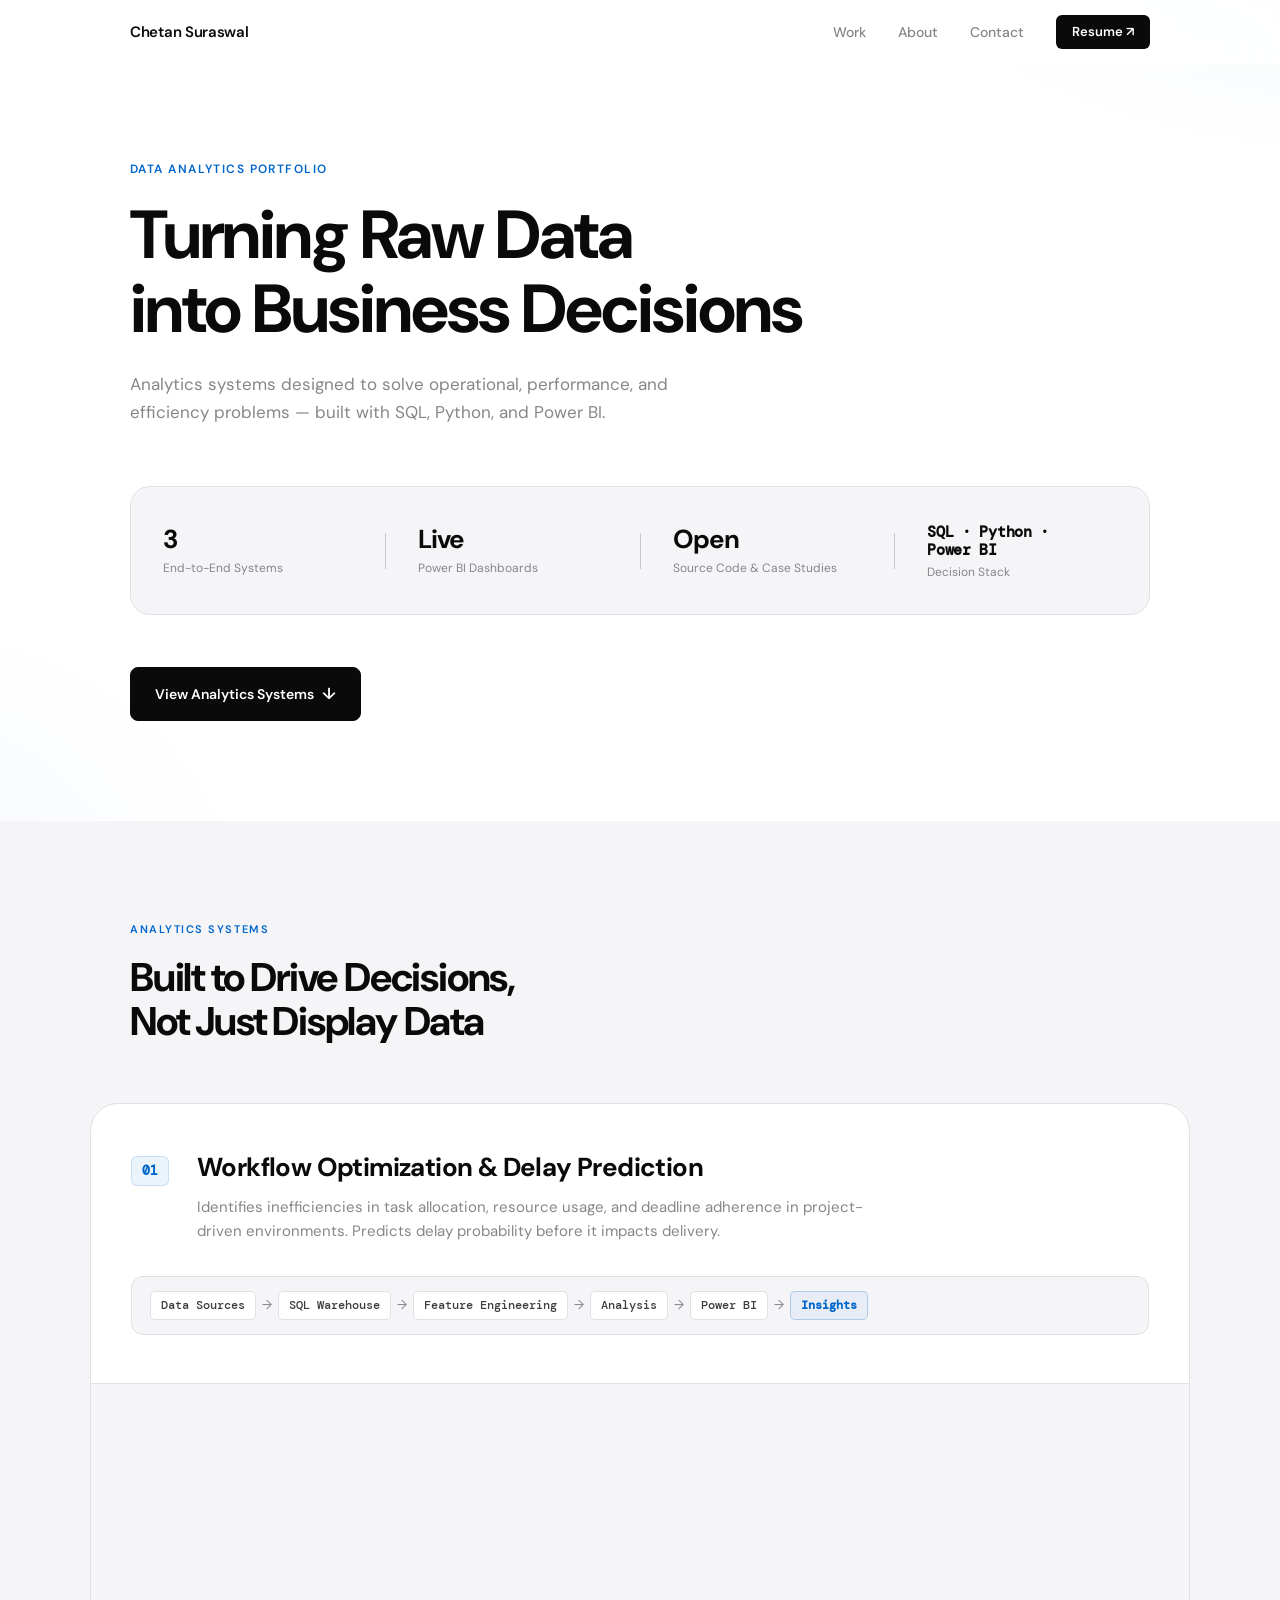
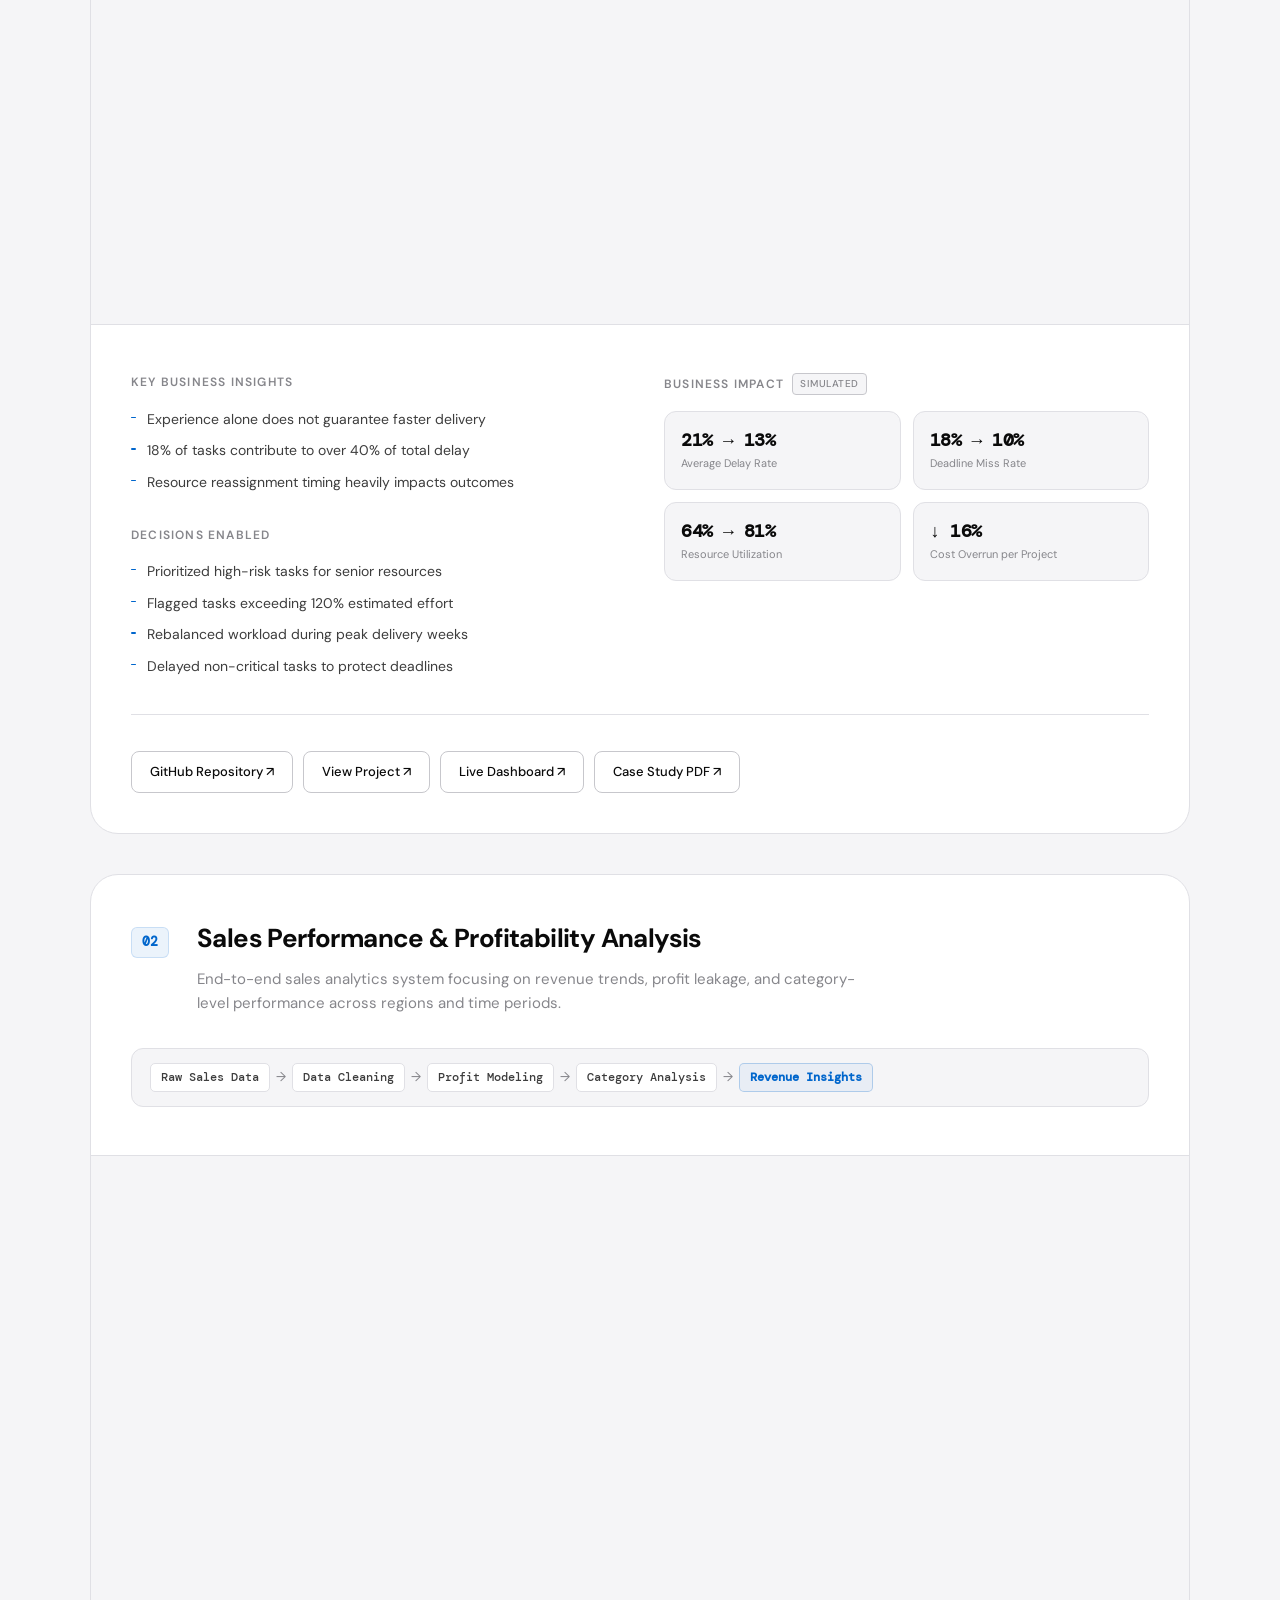
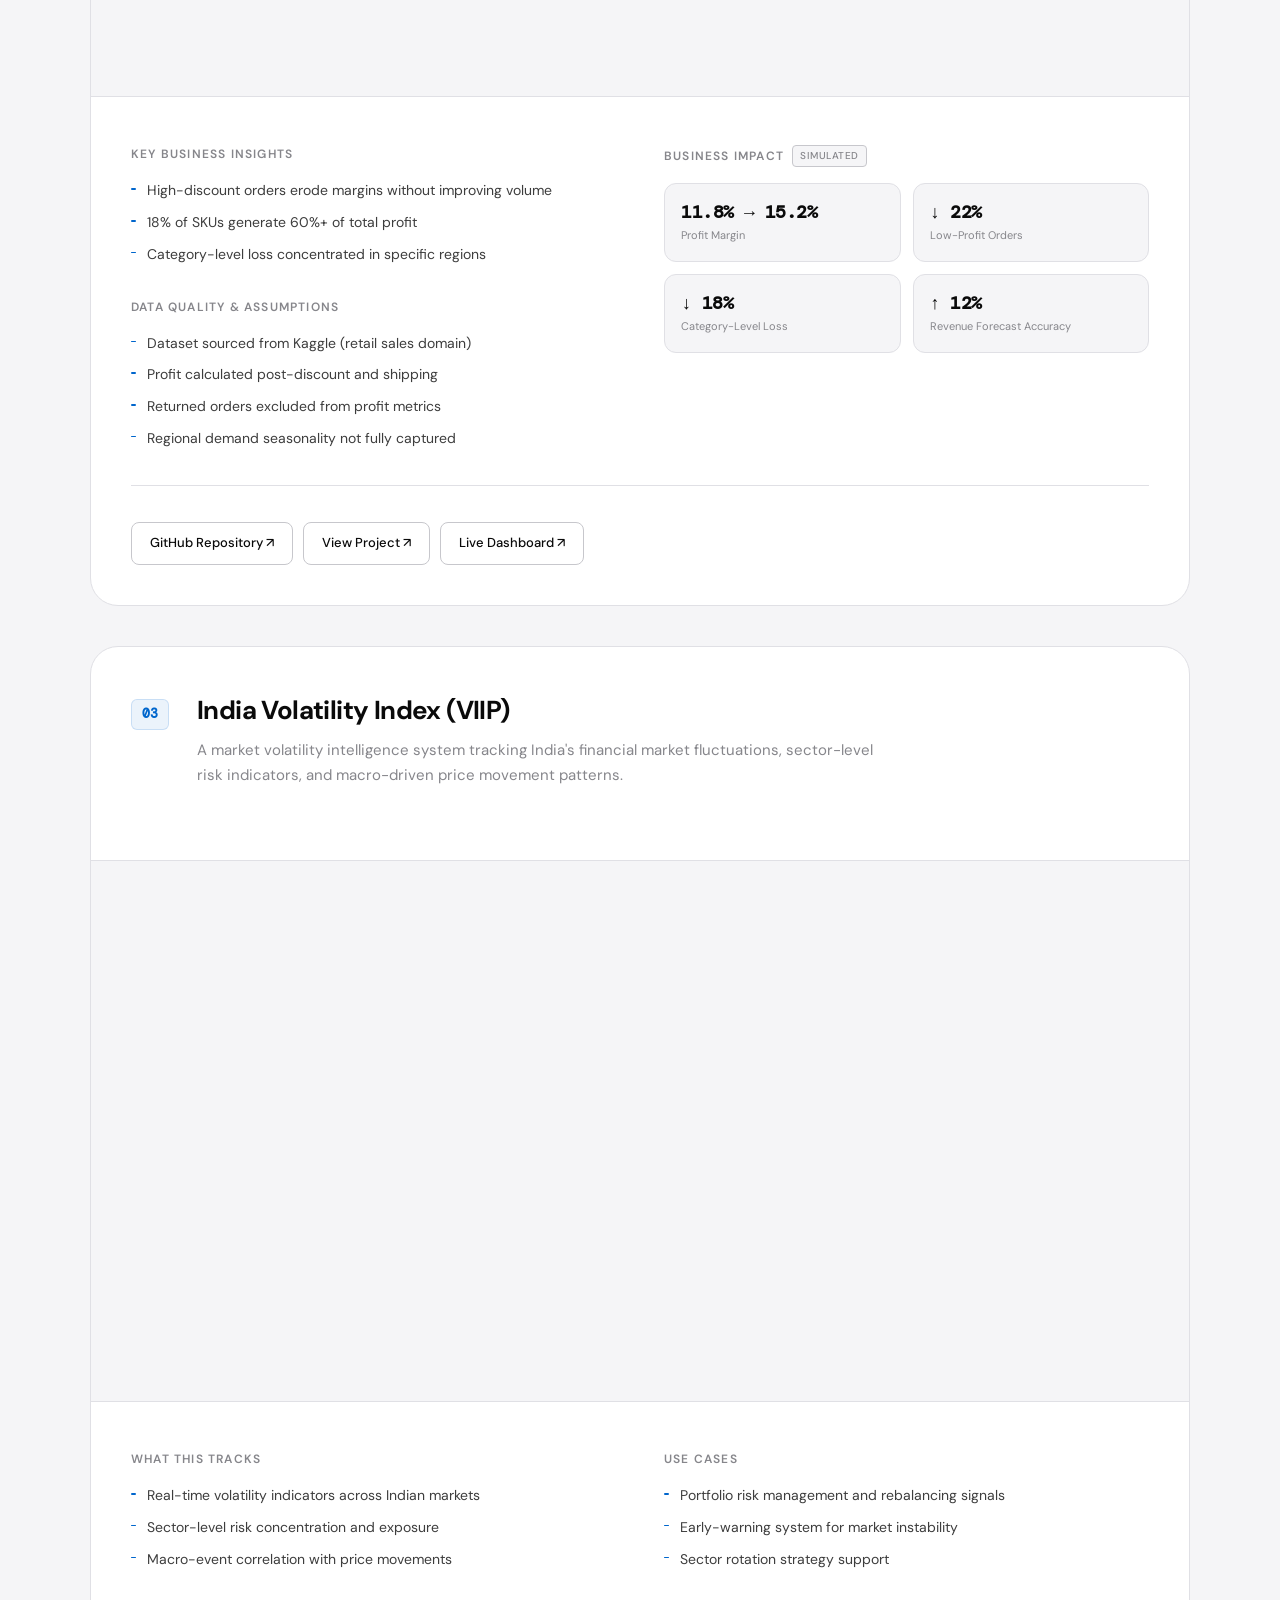
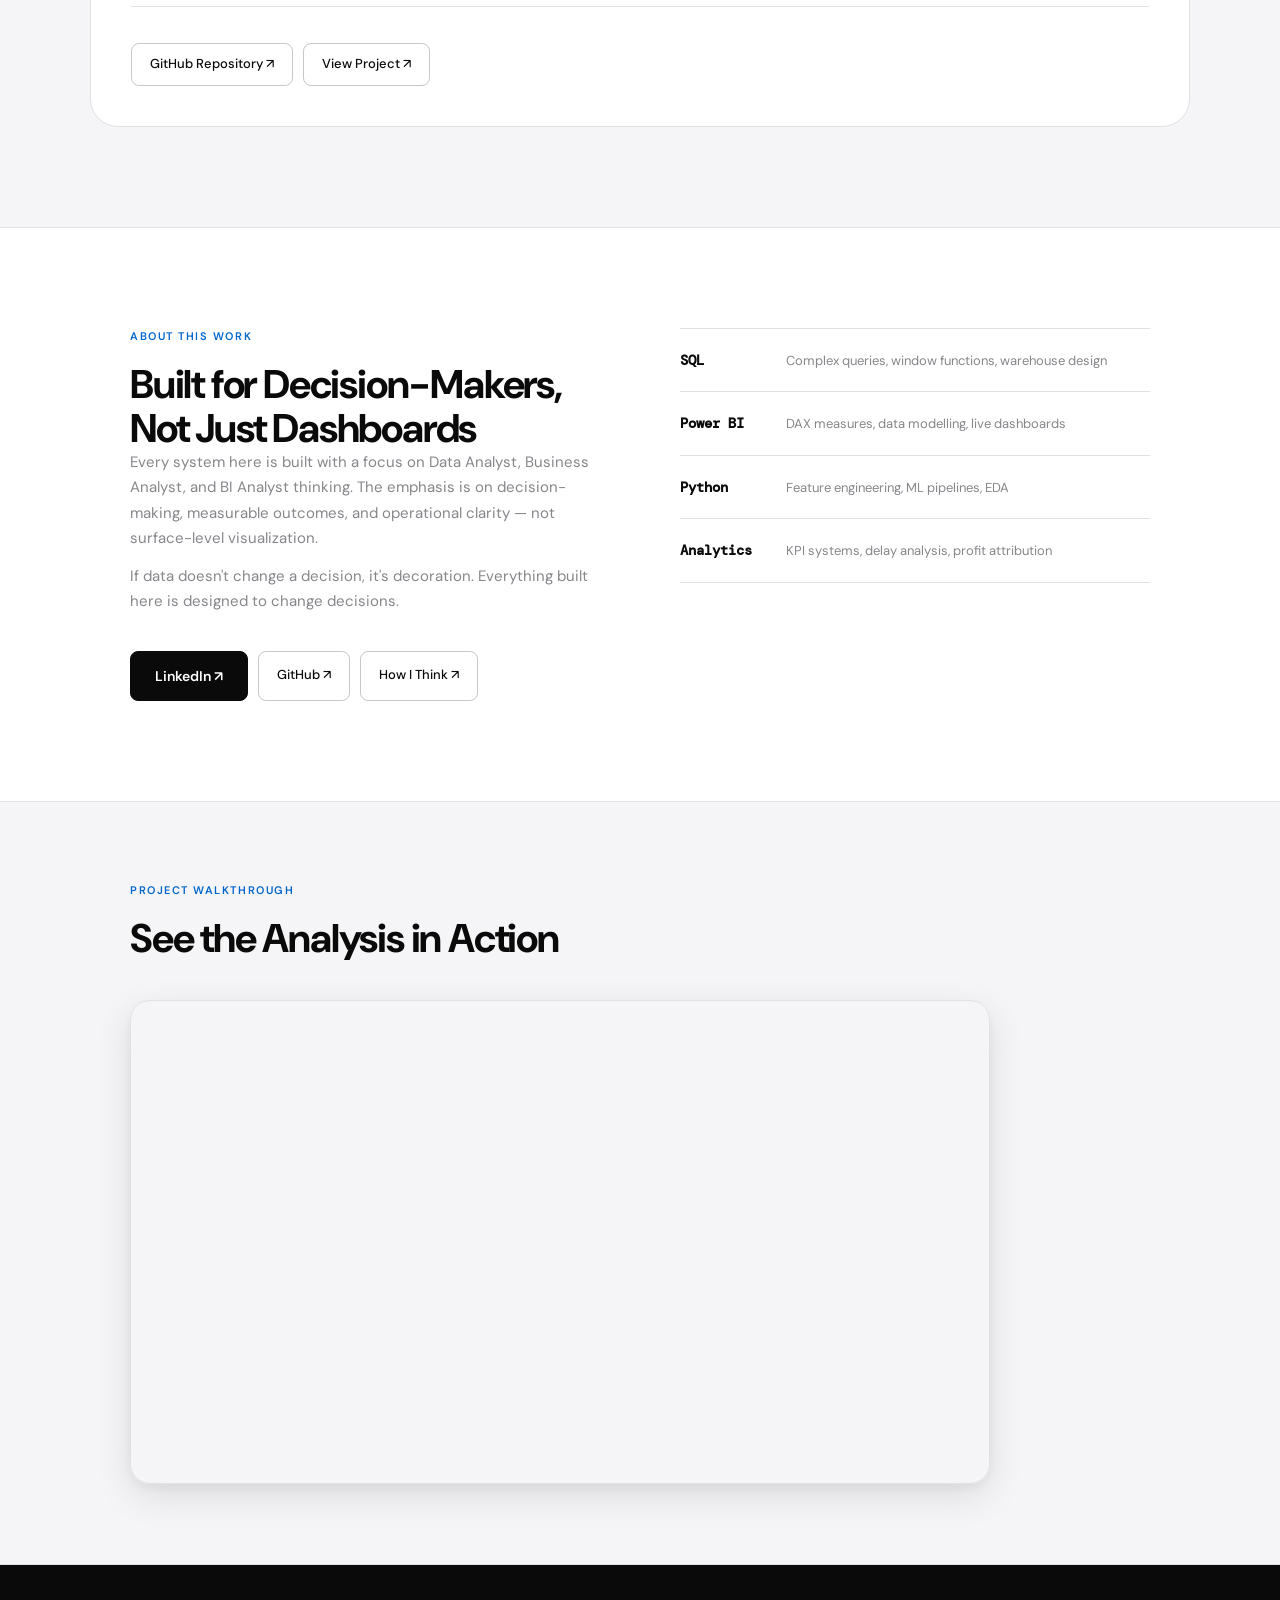
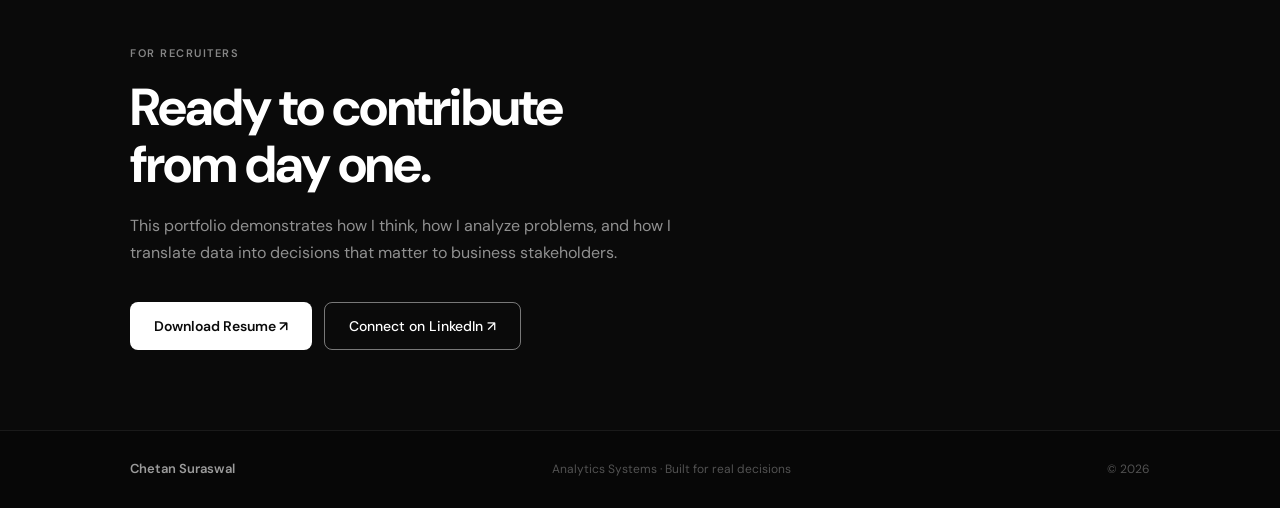
<file: index.html>
<!DOCTYPE html>
<html lang="en">
<head>
  <meta charset="UTF-8" />
  <meta name="viewport" content="width=device-width, initial-scale=1.0" />
  <meta name="description" content="Data Analyst portfolio showcasing workflow optimization, business intelligence dashboards, SQL-driven analytics, and KPI-based decision systems." />
  <meta name="keywords" content="Data Analyst Portfolio, Business Intelligence Dashboard, Workflow Optimization, SQL, Power BI" />
  <title>Chetan Suraswal · Data Analytics</title>
  <link rel="preconnect" href="https://fonts.googleapis.com">
  <link rel="preconnect" href="https://fonts.gstatic.com" crossorigin>
  <link href="https://fonts.googleapis.com/css2?family=DM+Sans:ital,opsz,wght@0,9..40,300;0,9..40,400;0,9..40,500;0,9..40,600;0,9..40,700;1,9..40,300&family=DM+Mono:wght@400;500&display=swap" rel="stylesheet">
  <link rel="stylesheet" href="style.css" />
</head>
<body>

  <!-- NAV -->
  <nav class="nav" id="nav">
    <div class="nav-inner">
      <a href="#" class="nav-logo">Chetan Suraswal</a>
      <div class="nav-links">
        <a href="#systems" class="nav-link">Work</a>
        <a href="#about" class="nav-link">About</a>
        <a href="#recruiters" class="nav-link">Contact</a>
        <a href="https://drive.google.com/file/d/16U_qGnruEOuB85VrIXo05NhIVK6rNj_J/view?usp=drive_link" target="_blank" class="nav-cta">Resume ↗</a>
      </div>
      <button class="nav-hamburger" id="hamburger" aria-label="Open menu">
        <span></span><span></span><span></span>
      </button>
    </div>
    <div class="nav-mobile" id="navMobile">
      <a href="#systems" class="nav-mobile-link">Work</a>
      <a href="#about" class="nav-mobile-link">About</a>
      <a href="#recruiters" class="nav-mobile-link">Contact</a>
      <a href="https://drive.google.com/file/d/16U_qGnruEOuB85VrIXo05NhIVK6rNj_J/view?usp=drive_link" target="_blank" class="nav-mobile-link">Resume ↗</a>
    </div>
  </nav>

  <!-- HERO -->
  <section class="hero">
    <div class="container">
      <p class="hero-eyebrow">Data Analytics Portfolio</p>
      <h1 class="hero-title">Turning Raw Data<br>into Business Decisions</h1>
      <p class="hero-sub">Analytics systems designed to solve operational, performance, and efficiency problems — built with SQL, Python, and Power BI.</p>

      <div class="hero-metrics">
        <div class="hero-metric">
          <span class="hero-metric-number">3</span>
          <span class="hero-metric-label">End-to-End Systems</span>
        </div>
        <div class="hero-metric-divider"></div>
        <div class="hero-metric">
          <span class="hero-metric-number">Live</span>
          <span class="hero-metric-label">Power BI Dashboards</span>
        </div>
        <div class="hero-metric-divider"></div>
        <div class="hero-metric">
          <span class="hero-metric-number">Open</span>
          <span class="hero-metric-label">Source Code &amp; Case Studies</span>
        </div>
        <div class="hero-metric-divider"></div>
        <div class="hero-metric">
          <span class="hero-metric-number mono">SQL · Python · Power&nbsp;BI</span>
          <span class="hero-metric-label">Decision Stack</span>
        </div>
      </div>

      <a href="#systems" class="btn-primary">View Analytics Systems <span class="btn-arrow">↓</span></a>
    </div>
  </section>

  <!-- SYSTEMS -->
  <section class="systems" id="systems">
    <div class="container">
      <p class="section-label">Analytics Systems</p>
      <h2 class="section-title">Built to Drive Decisions,<br>Not Just Display Data</h2>
    </div>

    <!-- PROJECT 01 -->
    <div class="project reveal">
      <div class="container">
        <div class="project-header">
          <span class="project-num">01</span>
          <div class="project-header-text">
            <h3 class="project-title">Workflow Optimization &amp; Delay Prediction</h3>
            <p class="project-desc">Identifies inefficiencies in task allocation, resource usage, and deadline adherence in project-driven environments. Predicts delay probability before it impacts delivery.</p>
          </div>
        </div>

        <div class="pipeline">
          <span class="pipeline-step">Data Sources</span>
          <span class="pipeline-arrow">→</span>
          <span class="pipeline-step">SQL Warehouse</span>
          <span class="pipeline-arrow">→</span>
          <span class="pipeline-step">Feature Engineering</span>
          <span class="pipeline-arrow">→</span>
          <span class="pipeline-step">Analysis</span>
          <span class="pipeline-arrow">→</span>
          <span class="pipeline-step">Power BI</span>
          <span class="pipeline-arrow">→</span>
          <span class="pipeline-step highlight">Insights</span>
        </div>
      </div>

      <div class="iframe-wrap">
        <iframe
          src="https://app.powerbi.com/view?r=eyJrIjoiNGE5MzdhZjktMjIwOS00ZmQzLWE3OTQtMzhiM2IxZGNiNDY3IiwidCI6IjllYmMyNmM5LTM3OTItNDQxYy05M2Y4LTAzYTg2YTNiMDI2MiJ9"
          allowfullscreen
          loading="lazy"
          title="Workflow Optimization Dashboard">
        </iframe>
      </div>

      <div class="container">
        <div class="project-body">
          <div class="project-col">
            <h4 class="col-heading">Key Business Insights</h4>
            <ul class="insight-list">
              <li>Experience alone does not guarantee faster delivery</li>
              <li>18% of tasks contribute to over 40% of total delay</li>
              <li>Resource reassignment timing heavily impacts outcomes</li>
            </ul>
            <h4 class="col-heading" style="margin-top:32px">Decisions Enabled</h4>
            <ul class="insight-list">
              <li>Prioritized high-risk tasks for senior resources</li>
              <li>Flagged tasks exceeding 120% estimated effort</li>
              <li>Rebalanced workload during peak delivery weeks</li>
              <li>Delayed non-critical tasks to protect deadlines</li>
            </ul>
          </div>
          <div class="project-col">
            <h4 class="col-heading">Business Impact <span class="tag">Simulated</span></h4>
            <div class="impact-grid">
              <div class="impact-card reveal">
                <div class="impact-val">21% → 13%</div>
                <div class="impact-label">Average Delay Rate</div>
              </div>
              <div class="impact-card reveal">
                <div class="impact-val">18% → 10%</div>
                <div class="impact-label">Deadline Miss Rate</div>
              </div>
              <div class="impact-card reveal">
                <div class="impact-val">64% → 81%</div>
                <div class="impact-label">Resource Utilization</div>
              </div>
              <div class="impact-card reveal">
                <div class="impact-val">↓ 16%</div>
                <div class="impact-label">Cost Overrun per Project</div>
              </div>
            </div>
          </div>
        </div>
        <div class="project-actions">
          <a href="https://github.com/Chetan0075/Workflow-Optimization-Predictive-Analytics" target="_blank" class="btn-secondary">GitHub Repository ↗</a>
          <a href="project-workflow-optimization.html" class="btn-secondary">View Project ↗</a>
          <a href="https://chetan0075.github.io/Workflow-Optimization-Live-Dashboard/" target="_blank" class="btn-secondary">Live Dashboard ↗</a>
          <a href="https://github.com/Chetan0075/Workflow-Optimization-Predictive-Analytics/blob/main/Data/Case%20Study/AI_Driven_Workflow_Optimization_Case_Study.pdf" target="_blank" class="btn-secondary">Case Study PDF ↗</a>
        </div>
      </div>
    </div>

    <!-- PROJECT 02 -->
    <div class="project reveal">
      <div class="container">
        <div class="project-header">
          <span class="project-num">02</span>
          <div class="project-header-text">
            <h3 class="project-title">Sales Performance &amp; Profitability Analysis</h3>
            <p class="project-desc">End-to-end sales analytics system focusing on revenue trends, profit leakage, and category-level performance across regions and time periods.</p>
          </div>
        </div>

        <div class="pipeline">
          <span class="pipeline-step">Raw Sales Data</span>
          <span class="pipeline-arrow">→</span>
          <span class="pipeline-step">Data Cleaning</span>
          <span class="pipeline-arrow">→</span>
          <span class="pipeline-step">Profit Modeling</span>
          <span class="pipeline-arrow">→</span>
          <span class="pipeline-step">Category Analysis</span>
          <span class="pipeline-arrow">→</span>
          <span class="pipeline-step highlight">Revenue Insights</span>
        </div>
      </div>

      <div class="iframe-wrap">
        <iframe
          src="https://app.powerbi.com/view?r=eyJrIjoiNDQ1YTkxNzYtZTdiZS00M2I5LTlkNzgtZGIwNjNiODk4MmVhIiwidCI6IjllYmMyNmM5LTM3OTItNDQxYy05M2Y4LTAzYTg2YTNiMDI2MiJ9"
          allowfullscreen
          loading="lazy"
          title="Sales Performance Dashboard">
        </iframe>
      </div>

      <div class="container">
        <div class="project-body">
          <div class="project-col">
            <h4 class="col-heading">Key Business Insights</h4>
            <ul class="insight-list">
              <li>High-discount orders erode margins without improving volume</li>
              <li>18% of SKUs generate 60%+ of total profit</li>
              <li>Category-level loss concentrated in specific regions</li>
            </ul>
            <h4 class="col-heading" style="margin-top:32px">Data Quality &amp; Assumptions</h4>
            <ul class="insight-list">
              <li>Dataset sourced from Kaggle (retail sales domain)</li>
              <li>Profit calculated post-discount and shipping</li>
              <li>Returned orders excluded from profit metrics</li>
              <li>Regional demand seasonality not fully captured</li>
            </ul>
          </div>
          <div class="project-col">
            <h4 class="col-heading">Business Impact <span class="tag">Simulated</span></h4>
            <div class="impact-grid">
              <div class="impact-card reveal">
                <div class="impact-val">11.8% → 15.2%</div>
                <div class="impact-label">Profit Margin</div>
              </div>
              <div class="impact-card reveal">
                <div class="impact-val">↓ 22%</div>
                <div class="impact-label">Low-Profit Orders</div>
              </div>
              <div class="impact-card reveal">
                <div class="impact-val">↓ 18%</div>
                <div class="impact-label">Category-Level Loss</div>
              </div>
              <div class="impact-card reveal">
                <div class="impact-val">↑ 12%</div>
                <div class="impact-label">Revenue Forecast Accuracy</div>
              </div>
            </div>
          </div>
        </div>
        <div class="project-actions">
          <a href="https://github.com/Chetan0075/sales-performance-analysis" target="_blank" class="btn-secondary">GitHub Repository ↗</a>
          <a href="project-sales-performance.html" class="btn-secondary">View Project ↗</a>
          <a href="https://chetan0075.github.io/Sales-Dashboard-Live/" target="_blank" class="btn-secondary">Live Dashboard ↗</a>
        </div>
      </div>
    </div>

    <!-- PROJECT 03 -->
    <div class="project reveal">
      <div class="container">
        <div class="project-header">
          <span class="project-num">03</span>
          <div class="project-header-text">
            <h3 class="project-title">India Volatility Index (VIIP)</h3>
            <p class="project-desc">A market volatility intelligence system tracking India's financial market fluctuations, sector-level risk indicators, and macro-driven price movement patterns.</p>
          </div>
        </div>
      </div>

      <div class="iframe-wrap">
        <iframe
          title="India Volatility Index - VIIP"
          src="https://app.powerbi.com/view?r=eyJrIjoiZTg4YjU0M2QtYTgzMC00YWI2LWJiY2MtMzY4MDM3NzAyNDI3IiwidCI6IjllYmMyNmM5LTM3OTItNDQxYy05M2Y4LTAzYTg2YTNiMDI2MiJ9"
          allowfullscreen
          loading="lazy">
        </iframe>
      </div>

      <div class="container">
        <div class="project-body">
          <div class="project-col">
            <h4 class="col-heading">What This Tracks</h4>
            <ul class="insight-list">
              <li>Real-time volatility indicators across Indian markets</li>
              <li>Sector-level risk concentration and exposure</li>
              <li>Macro-event correlation with price movements</li>
            </ul>
          </div>
          <div class="project-col">
            <h4 class="col-heading">Use Cases</h4>
            <ul class="insight-list">
              <li>Portfolio risk management and rebalancing signals</li>
              <li>Early-warning system for market instability</li>
              <li>Sector rotation strategy support</li>
            </ul>
          </div>
        </div>
        <div class="project-actions">
          <a href="https://github.com/Chetan0075/demand-volatility-index-india" target="_blank" class="btn-secondary">GitHub Repository ↗</a>
          <a href="project-volatility-index.html" class="btn-secondary">View Project ↗</a>
        </div>
      </div>
    </div>
  </section>

  <!-- ABOUT -->
  <section class="about" id="about">
    <div class="container">
      <div class="about-inner">
        <div class="about-left">
          <p class="section-label">About This Work</p>
          <h2 class="section-title" style="margin-top:12px">Built for Decision-Makers,<br>Not Just Dashboards</h2>
          <p class="about-text">Every system here is built with a focus on Data Analyst, Business Analyst, and BI Analyst thinking. The emphasis is on decision-making, measurable outcomes, and operational clarity — not surface-level visualization.</p>
          <p class="about-text">If data doesn't change a decision, it's decoration. Everything built here is designed to change decisions.</p>
          <div class="about-actions">
            <a href="https://www.linkedin.com/in/chetan-suraswal/" target="_blank" class="btn-primary">LinkedIn ↗</a>
            <a href="https://github.com/Chetan0075" target="_blank" class="btn-secondary">GitHub ↗</a>
            <a href="how-i-think.html" target="_blank" class="btn-secondary">How I Think ↗</a>
          </div>
        </div>
        <div class="about-right">
          <div class="about-stat-block">
            <div class="about-stat reveal">
              <span class="about-stat-num">SQL</span>
              <span class="about-stat-desc">Complex queries, window functions, warehouse design</span>
            </div>
            <div class="about-stat reveal">
              <span class="about-stat-num">Power BI</span>
              <span class="about-stat-desc">DAX measures, data modelling, live dashboards</span>
            </div>
            <div class="about-stat reveal">
              <span class="about-stat-num">Python</span>
              <span class="about-stat-desc">Feature engineering, ML pipelines, EDA</span>
            </div>
            <div class="about-stat reveal">
              <span class="about-stat-num">Analytics</span>
              <span class="about-stat-desc">KPI systems, delay analysis, profit attribution</span>
            </div>
          </div>
        </div>
      </div>
    </div>
  </section>

  <!-- WALKTHROUGH VIDEO -->
  <section class="video-section">
    <div class="container">
      <p class="section-label">Project Walkthrough</p>
      <h2 class="section-title" style="margin-top:12px;margin-bottom:40px">See the Analysis in Action</h2>
      <div class="video-wrap">
        <iframe
          src="https://www.youtube.com/embed/vnfYhsuOCWM?si=E-BuxElwOSpEWp4g"
          title="Project Walkthrough"
          allow="accelerometer; autoplay; clipboard-write; encrypted-media; gyroscope; picture-in-picture; web-share"
          referrerpolicy="strict-origin-when-cross-origin"
          allowfullscreen
          loading="lazy">
        </iframe>
      </div>
    </div>
  </section>

  <!-- FOR RECRUITERS -->
  <section class="recruiters" id="recruiters">
    <div class="container">
      <div class="recruiters-inner reveal">
        <p class="section-label" style="color:rgba(255,255,255,0.5)">For Recruiters</p>
        <h2 class="recruiters-title">Ready to contribute<br>from day one.</h2>
        <p class="recruiters-sub">This portfolio demonstrates how I think, how I analyze problems, and how I translate data into decisions that matter to business stakeholders.</p>
        <div class="recruiters-actions">
          <a href="https://drive.google.com/file/d/16U_qGnruEOuB85VrIXo05NhIVK6rNj_J/view?usp=drive_link" target="_blank" class="btn-white">Download Resume ↗</a>
          <a href="https://www.linkedin.com/in/chetan-suraswal/" target="_blank" class="btn-outline-white">Connect on LinkedIn ↗</a>
        </div>
      </div>
    </div>
  </section>

  <!-- FOOTER -->
  <footer class="footer">
    <div class="container">
      <div class="footer-inner">
        <span class="footer-name">Chetan Suraswal</span>
        <span class="footer-center">Analytics Systems · Built for real decisions</span>
        <span class="footer-copy" id="footerYear">© 2026</span>
      </div>
    </div>
  </footer>

  <script>
    // Auto-update footer year so this never goes stale again
    document.getElementById('footerYear').textContent = '© ' + new Date().getFullYear();

    // Sticky nav shadow on scroll
    const nav = document.getElementById('nav');
    window.addEventListener('scroll', () => {
      nav.classList.toggle('scrolled', window.scrollY > 20);
    });

    // Hamburger menu toggle
    const hamburger = document.getElementById('hamburger');
    const navMobile = document.getElementById('navMobile');
    hamburger.addEventListener('click', () => {
      hamburger.classList.toggle('open');
      navMobile.classList.toggle('open');
    });

    // Close mobile nav when a link is clicked
    document.querySelectorAll('.nav-mobile-link').forEach(link => {
      link.addEventListener('click', () => {
        hamburger.classList.remove('open');
        navMobile.classList.remove('open');
      });
    });

    // Scroll reveal animation
    const revealObserver = new IntersectionObserver((entries) => {
      entries.forEach(entry => {
        if (entry.isIntersecting) {
          entry.target.classList.add('revealed');
          revealObserver.unobserve(entry.target);
        }
      });
    }, { threshold: 0.07, rootMargin: '0px 0px -40px 0px' });

    document.querySelectorAll('.reveal').forEach(el => revealObserver.observe(el));
  </script>
</body>
</html>
</file>
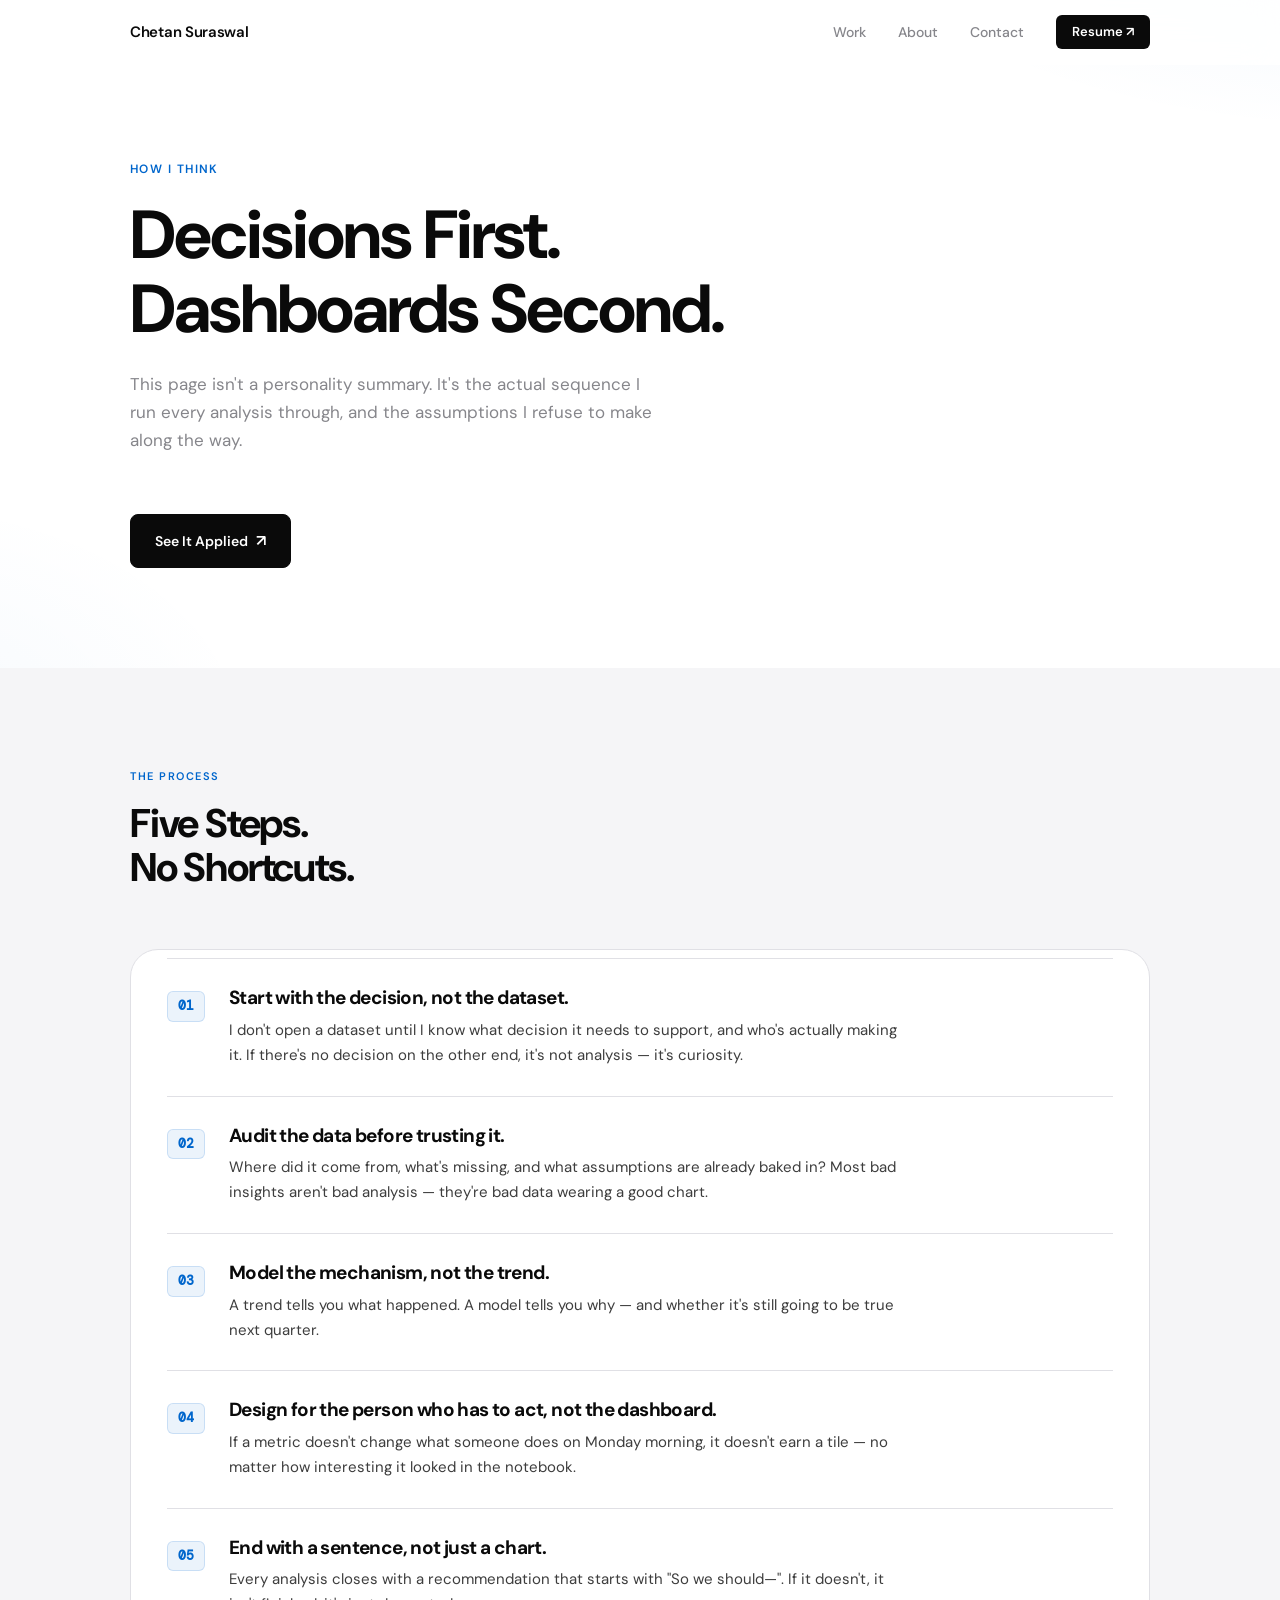
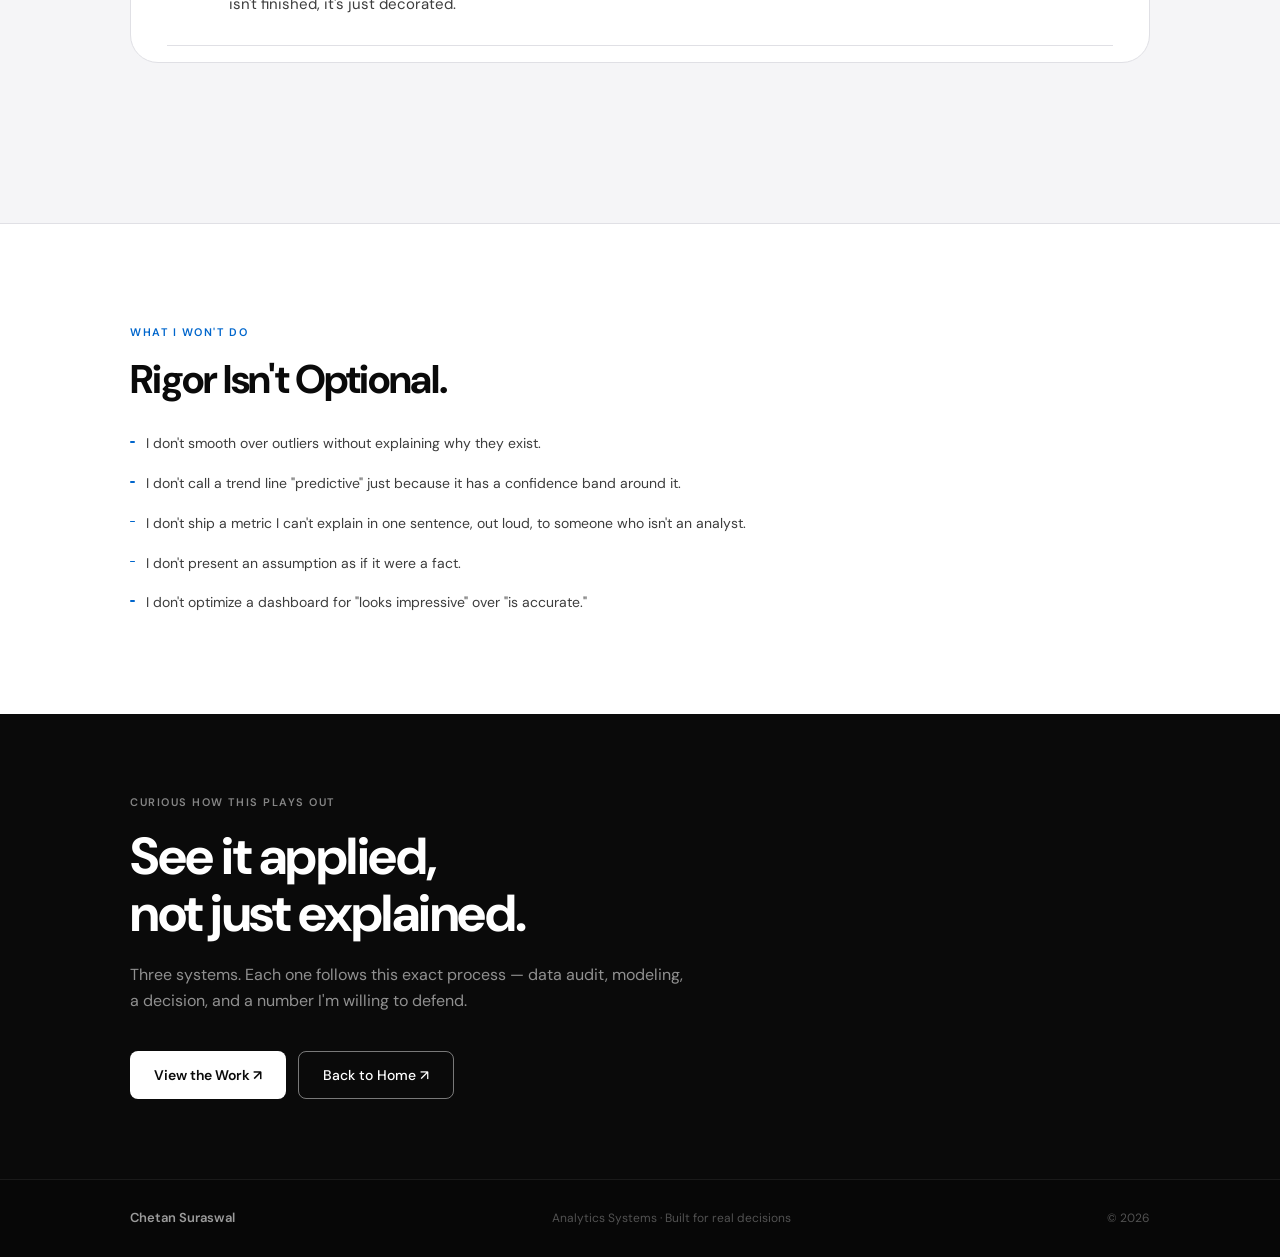
<file: how-i-think.html>
<!DOCTYPE html>
<html lang="en">
<head>
  <meta charset="UTF-8" />
  <meta name="viewport" content="width=device-width, initial-scale=1.0" />
  <meta name="description" content="How Chetan Suraswal thinks through a data analytics problem — the process, and the things he refuses to do." />
  <meta name="keywords" content="Data Analyst, Analytical Thinking, SQL, Power BI, Python" />
  <title>Chetan Suraswal · How I Think</title>
  <link rel="preconnect" href="https://fonts.googleapis.com">
  <link rel="preconnect" href="https://fonts.gstatic.com" crossorigin>
  <link href="https://fonts.googleapis.com/css2?family=DM+Sans:ital,opsz,wght@0,9..40,300;0,9..40,400;0,9..40,500;0,9..40,600;0,9..40,700;1,9..40,300&family=DM+Mono:wght@400;500&display=swap" rel="stylesheet">
  <link rel="stylesheet" href="style.css" />
  <style>
    /* Page-scoped additions only — nothing here touches the shared stylesheet */
    .think-step{
      display:flex;
      gap:24px;
      align-items:flex-start;
      padding:28px 0;
      border-top:1px solid var(--border);
    }
    .think-step:last-child{ border-bottom:1px solid var(--border); }
    .think-step-num{ flex-shrink:0; margin-top:4px; }
    .think-title{ font-size:19px; margin-bottom:8px; }
    .think-desc{ color:var(--text-2); }
  </style>
</head>
<body>

  <!-- NAV -->
  <nav class="nav" id="nav">
    <div class="nav-inner">
      <a href="index.html" class="nav-logo">Chetan Suraswal</a>
      <div class="nav-links">
        <a href="index.html#systems" class="nav-link">Work</a>
        <a href="index.html#about" class="nav-link">About</a>
        <a href="index.html#recruiters" class="nav-link">Contact</a>
        <a href="https://drive.google.com/file/d/16U_qGnruEOuB85VrIXo05NhIVK6rNj_J/view?usp=drive_link" target="_blank" class="nav-cta">Resume ↗</a>
      </div>
      <button class="nav-hamburger" id="hamburger" aria-label="Open menu">
        <span></span><span></span><span></span>
      </button>
    </div>
    <div class="nav-mobile" id="navMobile">
      <a href="index.html#systems" class="nav-mobile-link">Work</a>
      <a href="index.html#about" class="nav-mobile-link">About</a>
      <a href="index.html#recruiters" class="nav-mobile-link">Contact</a>
      <a href="https://drive.google.com/file/d/16U_qGnruEOuB85VrIXo05NhIVK6rNj_J/view?usp=drive_link" target="_blank" class="nav-mobile-link">Resume ↗</a>
    </div>
  </nav>

  <!-- HERO -->
  <section class="hero">
    <div class="container">
      <p class="hero-eyebrow">How I Think</p>
      <h1 class="hero-title">Decisions First.<br>Dashboards Second.</h1>
      <p class="hero-sub">This page isn't a personality summary. It's the actual sequence I run every analysis through, and the assumptions I refuse to make along the way.</p>
      <a href="index.html#systems" class="btn-primary">See It Applied <span class="btn-arrow">↗</span></a>
    </div>
  </section>

  <!-- THE PROCESS -->
  <section class="systems" id="process" style="padding-bottom:100px;">
    <div class="container">
      <p class="section-label">The Process</p>
      <h2 class="section-title">Five Steps.<br>No Shortcuts.</h2>
    </div>

    <div class="container" style="margin-top:48px;">
      <div class="project reveal" style="padding:8px 36px 16px;">

        <div class="think-step">
          <span class="project-num think-step-num">01</span>
          <div>
            <h3 class="project-title think-title">Start with the decision, not the dataset.</h3>
            <p class="project-desc think-desc">I don't open a dataset until I know what decision it needs to support, and who's actually making it. If there's no decision on the other end, it's not analysis — it's curiosity.</p>
          </div>
        </div>

        <div class="think-step">
          <span class="project-num think-step-num">02</span>
          <div>
            <h3 class="project-title think-title">Audit the data before trusting it.</h3>
            <p class="project-desc think-desc">Where did it come from, what's missing, and what assumptions are already baked in? Most bad insights aren't bad analysis — they're bad data wearing a good chart.</p>
          </div>
        </div>

        <div class="think-step">
          <span class="project-num think-step-num">03</span>
          <div>
            <h3 class="project-title think-title">Model the mechanism, not the trend.</h3>
            <p class="project-desc think-desc">A trend tells you what happened. A model tells you why — and whether it's still going to be true next quarter.</p>
          </div>
        </div>

        <div class="think-step">
          <span class="project-num think-step-num">04</span>
          <div>
            <h3 class="project-title think-title">Design for the person who has to act, not the dashboard.</h3>
            <p class="project-desc think-desc">If a metric doesn't change what someone does on Monday morning, it doesn't earn a tile — no matter how interesting it looked in the notebook.</p>
          </div>
        </div>

        <div class="think-step">
          <span class="project-num think-step-num">05</span>
          <div>
            <h3 class="project-title think-title">End with a sentence, not just a chart.</h3>
            <p class="project-desc think-desc">Every analysis closes with a recommendation that starts with "So we should—". If it doesn't, it isn't finished, it's just decorated.</p>
          </div>
        </div>

      </div>
    </div>
  </section>

  <!-- WHAT I WON'T DO -->
  <section class="about" id="refuse">
    <div class="container">
      <p class="section-label">What I Won't Do</p>
      <h2 class="section-title" style="margin-top:12px;margin-bottom:32px;">Rigor Isn't Optional.</h2>
      <ul class="insight-list" style="gap:18px;max-width:680px;">
        <li>I don't smooth over outliers without explaining why they exist.</li>
        <li>I don't call a trend line "predictive" just because it has a confidence band around it.</li>
        <li>I don't ship a metric I can't explain in one sentence, out loud, to someone who isn't an analyst.</li>
        <li>I don't present an assumption as if it were a fact.</li>
        <li>I don't optimize a dashboard for "looks impressive" over "is accurate."</li>
      </ul>
    </div>
  </section>

  <!-- CLOSING CTA -->
  <section class="recruiters">
    <div class="container">
      <div class="recruiters-inner reveal">
        <p class="section-label" style="color:rgba(255,255,255,0.5)">Curious How This Plays Out</p>
        <h2 class="recruiters-title">See it applied,<br>not just explained.</h2>
        <p class="recruiters-sub">Three systems. Each one follows this exact process — data audit, modeling, a decision, and a number I'm willing to defend.</p>
        <div class="recruiters-actions">
          <a href="index.html#systems" class="btn-white">View the Work ↗</a>
          <a href="index.html" class="btn-outline-white">Back to Home ↗</a>
        </div>
      </div>
    </div>
  </section>

  <!-- FOOTER -->
  <footer class="footer">
    <div class="container">
      <div class="footer-inner">
        <span class="footer-name">Chetan Suraswal</span>
        <span class="footer-center">Analytics Systems · Built for real decisions</span>
        <span class="footer-copy" id="footerYear">© 2026</span>
      </div>
    </div>
  </footer>

  <script>
    // Auto-update footer year so this never goes stale again
    document.getElementById('footerYear').textContent = '© ' + new Date().getFullYear();

    // Sticky nav shadow on scroll
    const nav = document.getElementById('nav');
    window.addEventListener('scroll', () => {
      nav.classList.toggle('scrolled', window.scrollY > 20);
    });

    // Hamburger menu toggle
    const hamburger = document.getElementById('hamburger');
    const navMobile = document.getElementById('navMobile');
    hamburger.addEventListener('click', () => {
      hamburger.classList.toggle('open');
      navMobile.classList.toggle('open');
    });

    // Close mobile nav when a link is clicked
    document.querySelectorAll('.nav-mobile-link').forEach(link => {
      link.addEventListener('click', () => {
        hamburger.classList.remove('open');
        navMobile.classList.remove('open');
      });
    });

    // Scroll reveal animation
    const revealObserver = new IntersectionObserver((entries) => {
      entries.forEach(entry => {
        if (entry.isIntersecting) {
          entry.target.classList.add('revealed');
          revealObserver.unobserve(entry.target);
        }
      });
    }, { threshold: 0.07, rootMargin: '0px 0px -40px 0px' });

    document.querySelectorAll('.reveal').forEach(el => revealObserver.observe(el));
  </script>
</body>
</html>
</file>
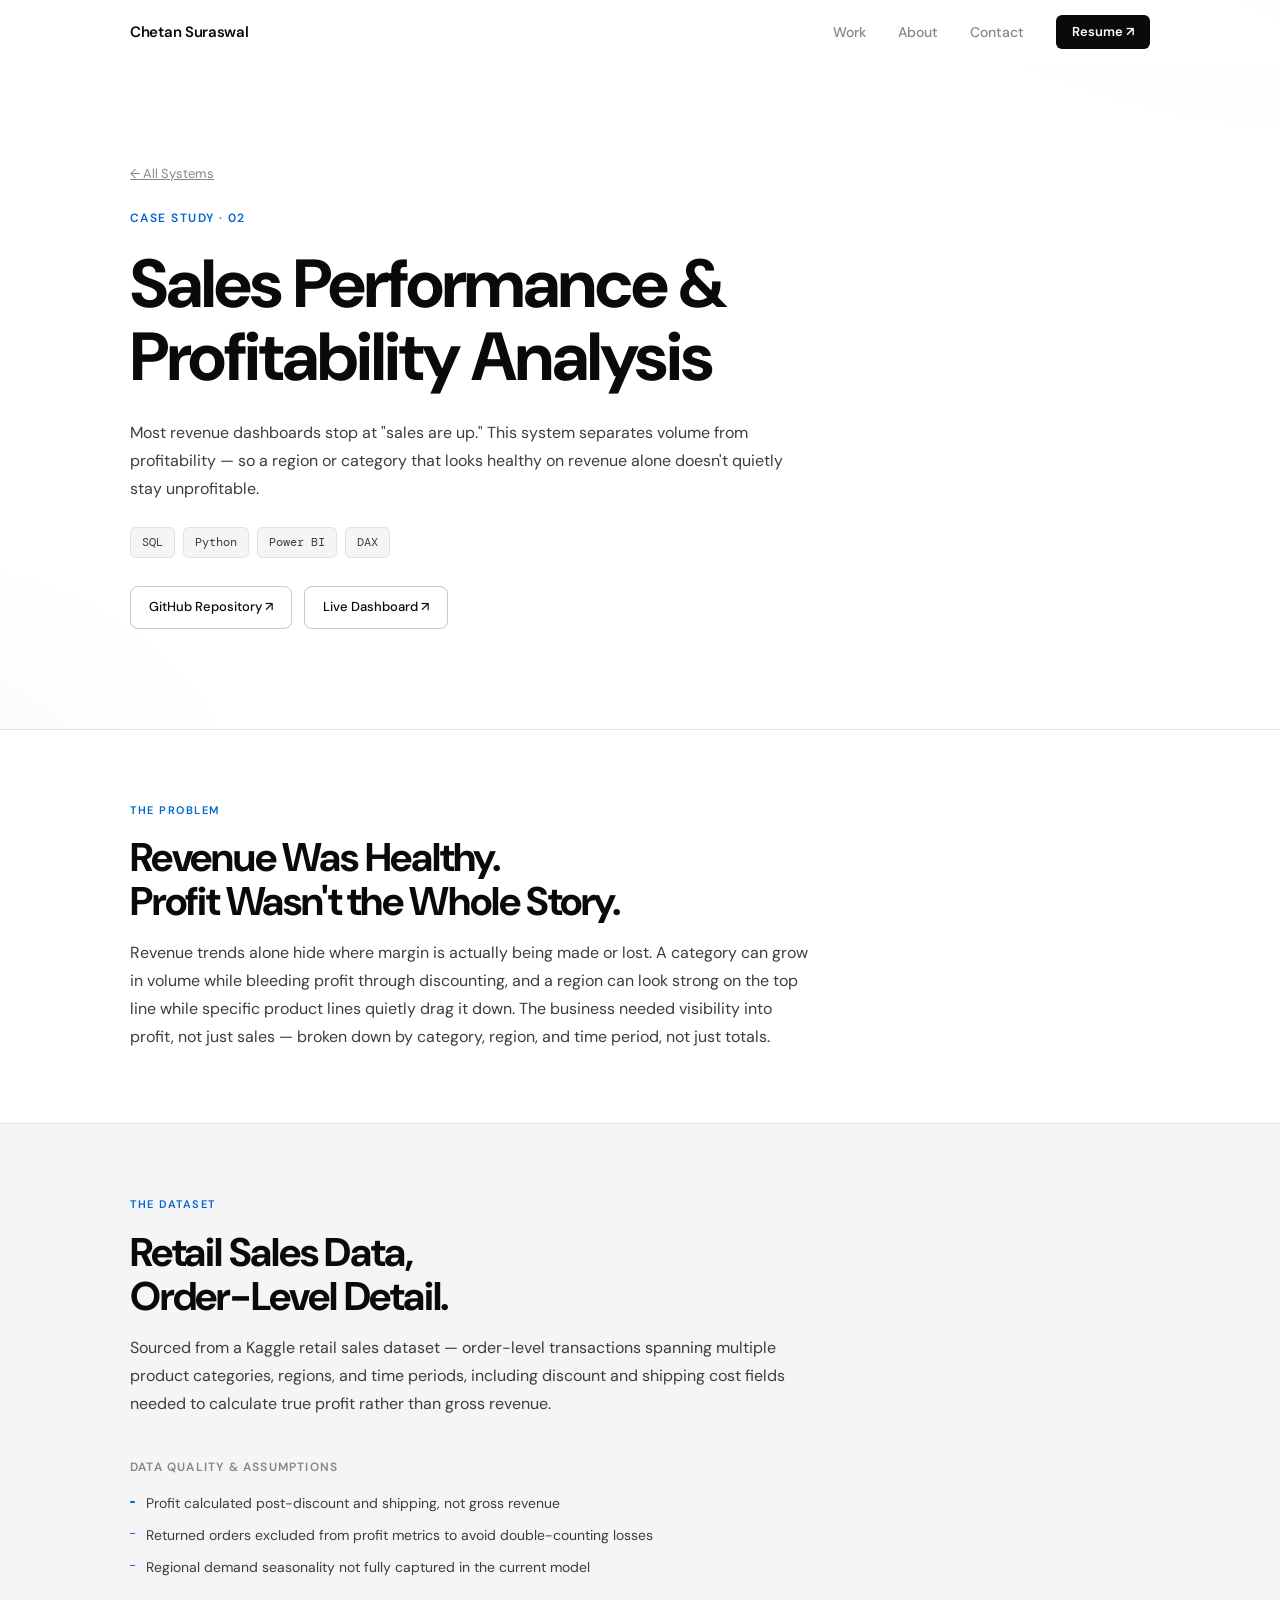
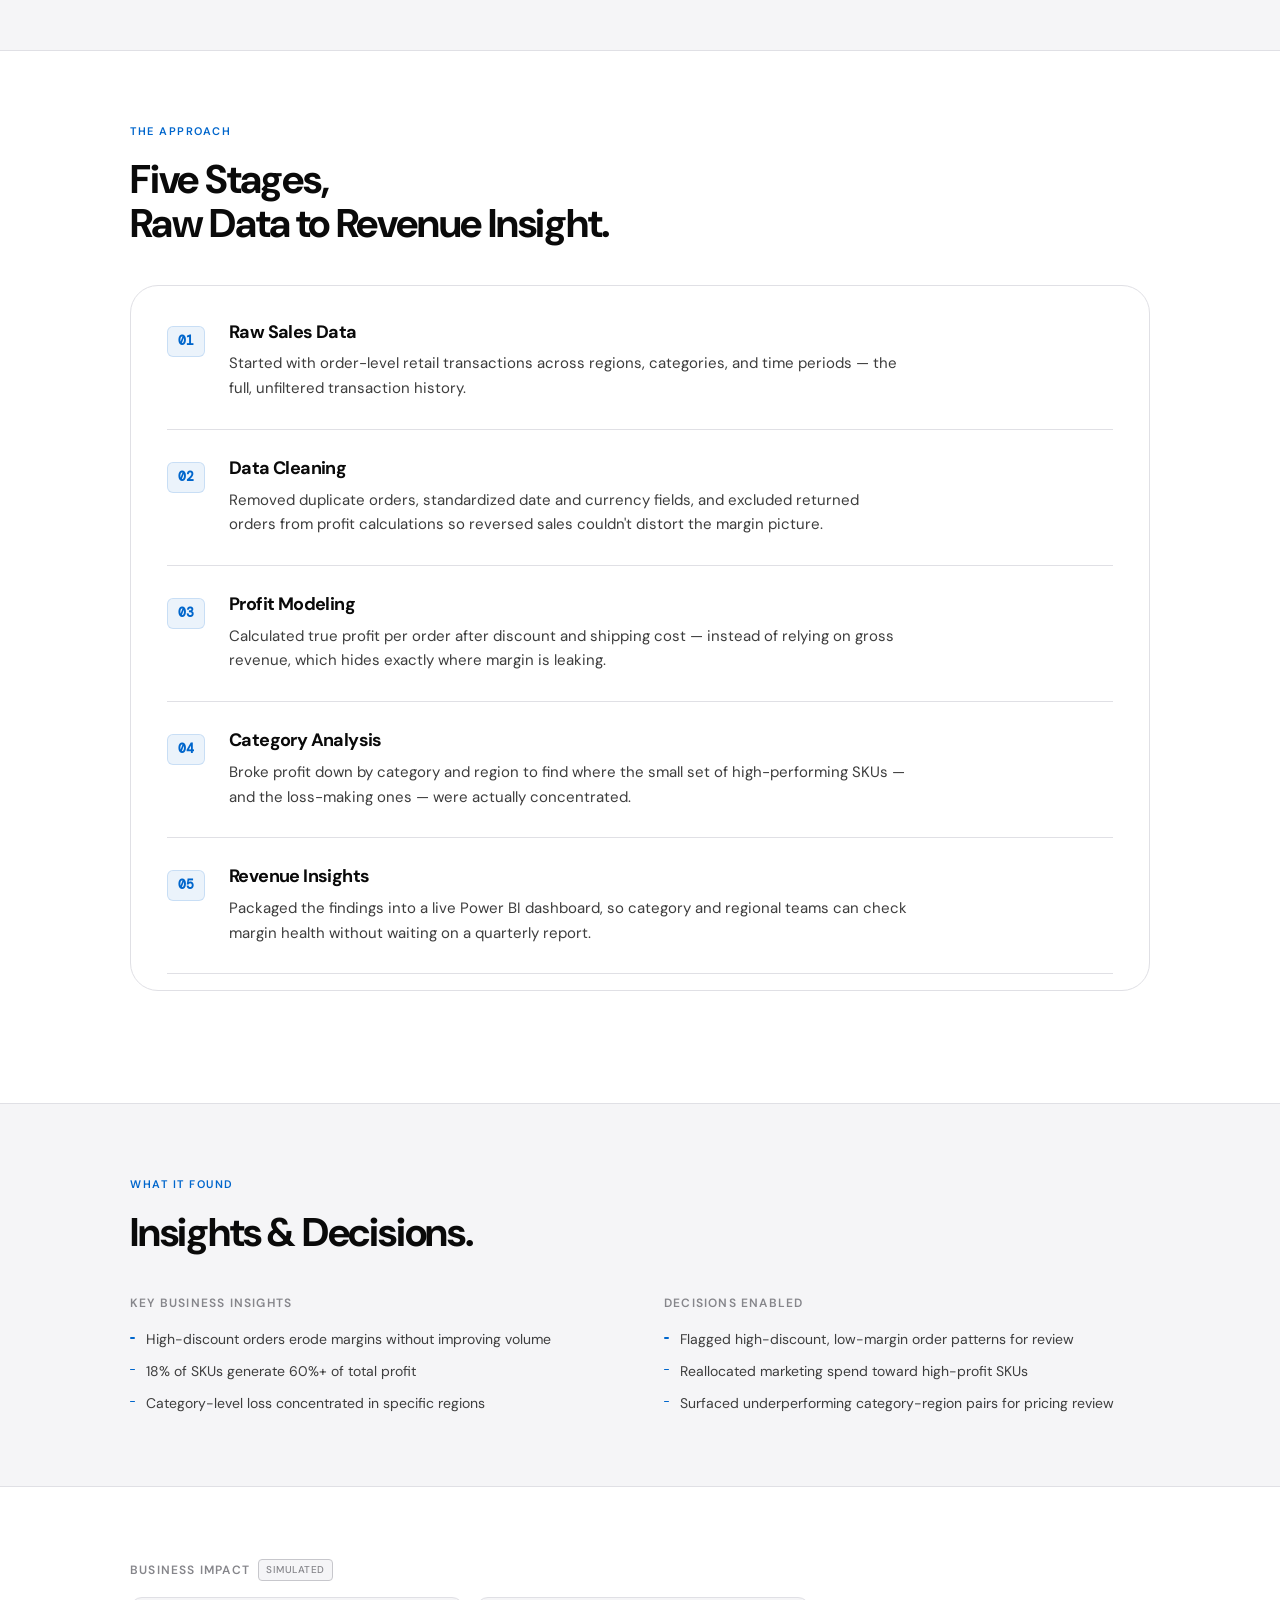
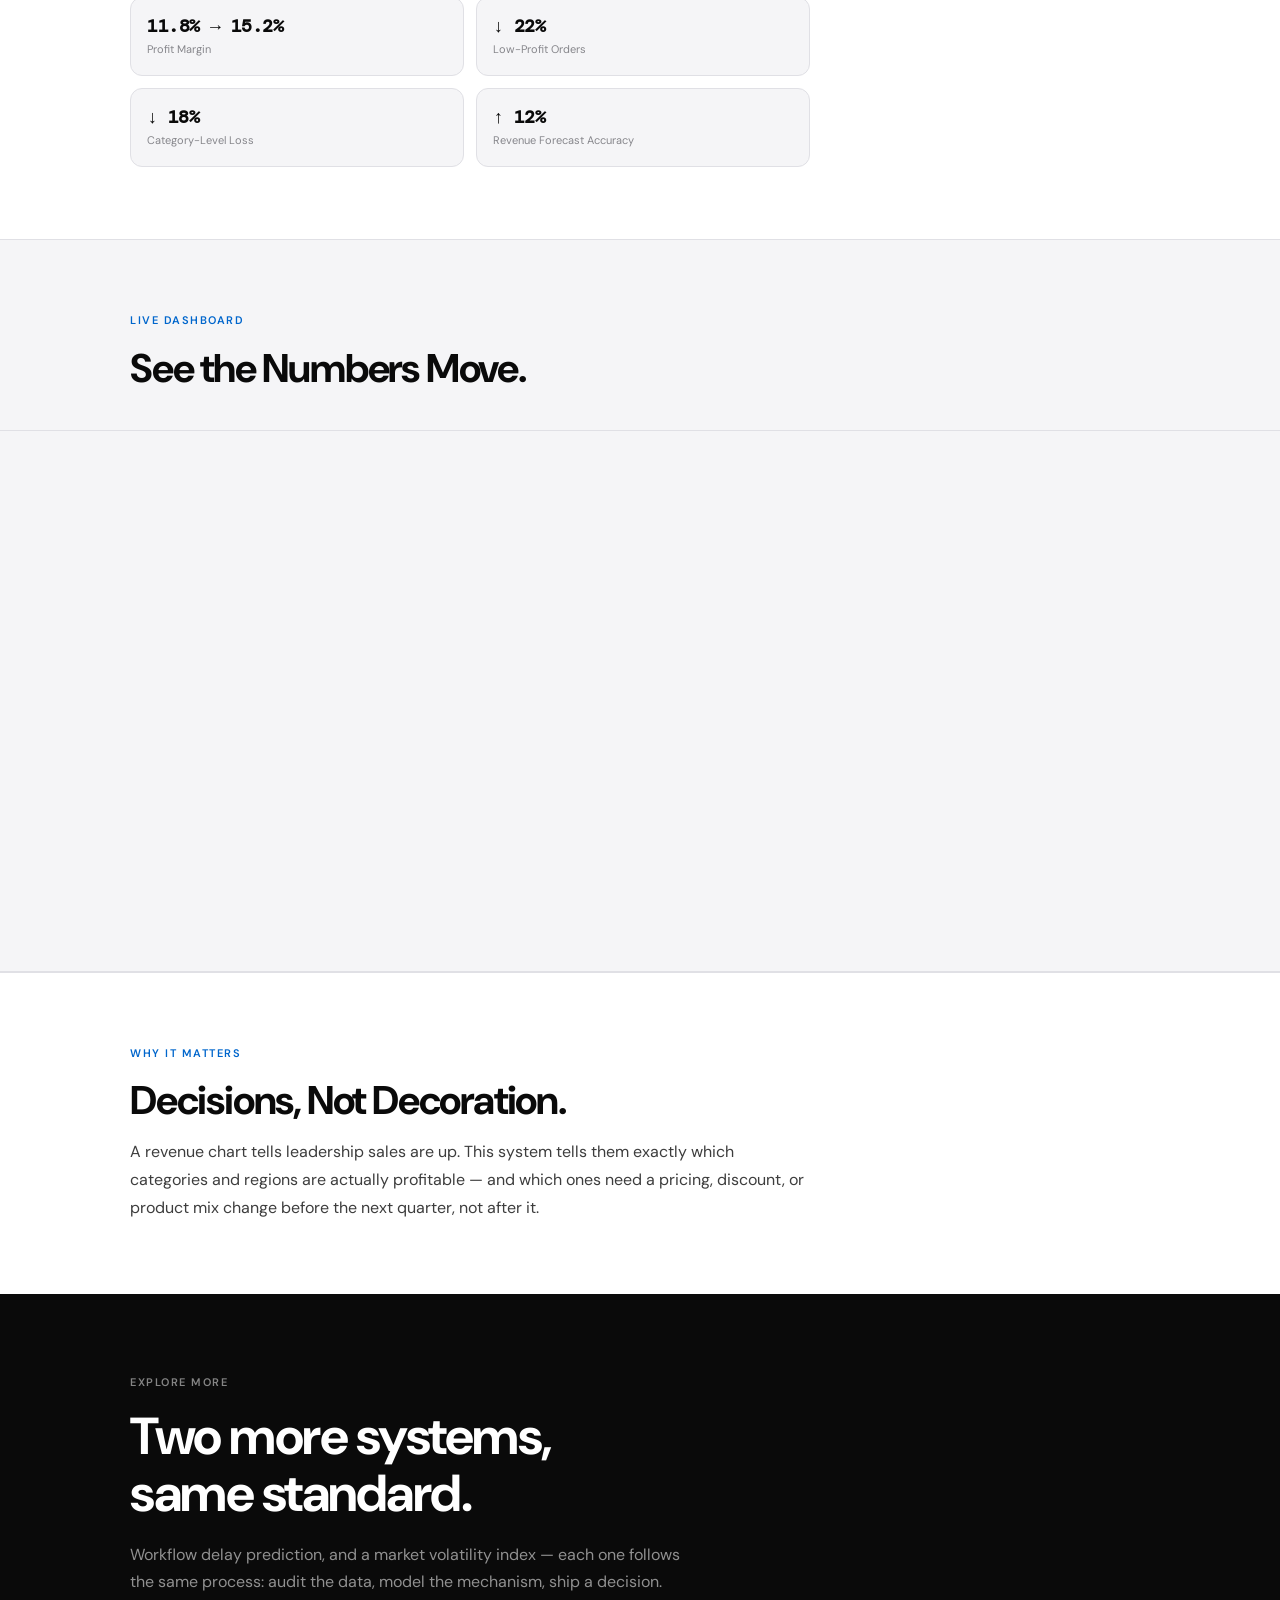
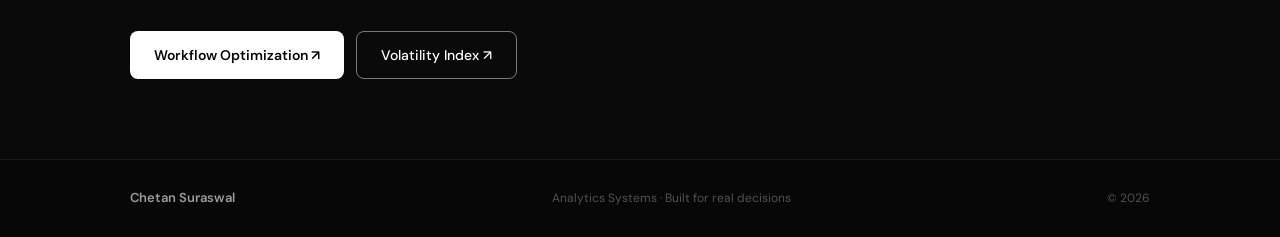
<file: project-sales-performance.html>
<!DOCTYPE html>
<html lang="en">
<head>
  <meta charset="UTF-8" />
  <meta name="viewport" content="width=device-width, initial-scale=1.0" />
  <meta name="description" content="Case study: Sales Performance & Profitability Analysis — dataset, approach, and impact." />
  <title>Chetan Suraswal · Sales Performance & Profitability — Case Study</title>
  <link rel="preconnect" href="https://fonts.googleapis.com">
  <link rel="preconnect" href="https://fonts.gstatic.com" crossorigin>
  <link href="https://fonts.googleapis.com/css2?family=DM+Sans:ital,opsz,wght@0,9..40,300;0,9..40,400;0,9..40,500;0,9..40,600;0,9..40,700;1,9..40,300&family=DM+Mono:wght@400;500&display=swap" rel="stylesheet">
  <link rel="stylesheet" href="style.css" />
  <style>
    /* Page-scoped additions only — shared stylesheet is untouched */
    .case-breadcrumb{ font-size:13px; color:var(--muted); margin-bottom:24px; display:inline-flex; align-items:center; gap:6px; }
    .case-breadcrumb:hover{ color:var(--accent); }
    .case-lead{ font-size:16px; line-height:1.75; color:var(--text-2); max-width:680px; margin-top:16px; }
    .case-tools{ display:flex; gap:8px; flex-wrap:wrap; margin-top:24px; }
    .case-tool{ font-family:var(--mono); font-size:12px; padding:5px 11px; border:1px solid var(--border); border-radius:6px; color:var(--text-2); background:var(--bg-alt); }
    .case-hero-actions{ display:flex; gap:12px; flex-wrap:wrap; margin-top:28px; }
    .case-section{ padding:72px 0; background:var(--white); border-top:1px solid var(--border); }
    .case-section.alt{ background:var(--bg-alt); }
    .think-step{ display:flex; gap:24px; align-items:flex-start; padding:28px 0; border-top:1px solid var(--border); }
    .think-step:first-child{ border-top:none; }
    .think-step:last-child{ border-bottom:1px solid var(--border); }
    .think-step-num{ flex-shrink:0; margin-top:4px; }
    .think-title{ font-size:18px; margin-bottom:8px; }
    .think-desc{ color:var(--text-2); }
    .case-other{ display:flex; flex-direction:column; gap:0; }
  </style>
</head>
<body>

  <!-- NAV -->
  <nav class="nav" id="nav">
    <div class="nav-inner">
      <a href="index.html" class="nav-logo">Chetan Suraswal</a>
      <div class="nav-links">
        <a href="index.html#systems" class="nav-link">Work</a>
        <a href="index.html#about" class="nav-link">About</a>
        <a href="index.html#recruiters" class="nav-link">Contact</a>
        <a href="https://drive.google.com/file/d/16U_qGnruEOuB85VrIXo05NhIVK6rNj_J/view?usp=drive_link" target="_blank" class="nav-cta">Resume ↗</a>
      </div>
      <button class="nav-hamburger" id="hamburger" aria-label="Open menu">
        <span></span><span></span><span></span>
      </button>
    </div>
    <div class="nav-mobile" id="navMobile">
      <a href="index.html#systems" class="nav-mobile-link">Work</a>
      <a href="index.html#about" class="nav-mobile-link">About</a>
      <a href="index.html#recruiters" class="nav-mobile-link">Contact</a>
      <a href="https://drive.google.com/file/d/16U_qGnruEOuB85VrIXo05NhIVK6rNj_J/view?usp=drive_link" target="_blank" class="nav-mobile-link">Resume ↗</a>
    </div>
  </nav>

  <!-- HERO -->
  <section class="hero">
    <div class="container">
      <a href="index.html#systems" class="case-breadcrumb">← All Systems</a>
      <p class="hero-eyebrow">Case Study · 02</p>
      <h1 class="hero-title">Sales Performance &amp;<br>Profitability Analysis</h1>
      <p class="case-lead">Most revenue dashboards stop at "sales are up." This system separates volume from profitability — so a region or category that looks healthy on revenue alone doesn't quietly stay unprofitable.</p>
      <div class="case-tools">
        <span class="case-tool">SQL</span>
        <span class="case-tool">Python</span>
        <span class="case-tool">Power BI</span>
        <span class="case-tool">DAX</span>
      </div>
      <div class="case-hero-actions">
        <a href="https://github.com/Chetan0075/sales-performance-analysis" target="_blank" class="btn-secondary">GitHub Repository ↗</a>
        <a href="https://chetan0075.github.io/Sales-Dashboard-Live/" target="_blank" class="btn-secondary">Live Dashboard ↗</a>
      </div>
    </div>
  </section>

  <!-- THE PROBLEM -->
  <section class="case-section">
    <div class="container">
      <p class="section-label">The Problem</p>
      <h2 class="section-title">Revenue Was Healthy.<br>Profit Wasn't the Whole Story.</h2>
      <p class="case-lead">Revenue trends alone hide where margin is actually being made or lost. A category can grow in volume while bleeding profit through discounting, and a region can look strong on the top line while specific product lines quietly drag it down. The business needed visibility into profit, not just sales — broken down by category, region, and time period, not just totals.</p>
    </div>
  </section>

  <!-- THE DATASET -->
  <section class="case-section alt">
    <div class="container">
      <p class="section-label">The Dataset</p>
      <h2 class="section-title">Retail Sales Data,<br>Order-Level Detail.</h2>
      <p class="case-lead">Sourced from a Kaggle retail sales dataset — order-level transactions spanning multiple product categories, regions, and time periods, including discount and shipping cost fields needed to calculate true profit rather than gross revenue.</p>
      <h4 class="col-heading" style="margin-top:40px">Data Quality &amp; Assumptions</h4>
      <ul class="insight-list" style="max-width:680px;">
        <li>Profit calculated post-discount and shipping, not gross revenue</li>
        <li>Returned orders excluded from profit metrics to avoid double-counting losses</li>
        <li>Regional demand seasonality not fully captured in the current model</li>
      </ul>
    </div>
  </section>

  <!-- THE APPROACH -->
  <section class="case-section">
    <div class="container">
      <p class="section-label">The Approach</p>
      <h2 class="section-title">Five Stages,<br>Raw Data to Revenue Insight.</h2>
    </div>
    <div class="container" style="margin-top:40px;">
      <div class="project reveal" style="padding:8px 36px 16px;">

        <div class="think-step">
          <span class="project-num think-step-num">01</span>
          <div>
            <h3 class="project-title think-title">Raw Sales Data</h3>
            <p class="project-desc think-desc">Started with order-level retail transactions across regions, categories, and time periods — the full, unfiltered transaction history.</p>
          </div>
        </div>

        <div class="think-step">
          <span class="project-num think-step-num">02</span>
          <div>
            <h3 class="project-title think-title">Data Cleaning</h3>
            <p class="project-desc think-desc">Removed duplicate orders, standardized date and currency fields, and excluded returned orders from profit calculations so reversed sales couldn't distort the margin picture.</p>
          </div>
        </div>

        <div class="think-step">
          <span class="project-num think-step-num">03</span>
          <div>
            <h3 class="project-title think-title">Profit Modeling</h3>
            <p class="project-desc think-desc">Calculated true profit per order after discount and shipping cost — instead of relying on gross revenue, which hides exactly where margin is leaking.</p>
          </div>
        </div>

        <div class="think-step">
          <span class="project-num think-step-num">04</span>
          <div>
            <h3 class="project-title think-title">Category Analysis</h3>
            <p class="project-desc think-desc">Broke profit down by category and region to find where the small set of high-performing SKUs — and the loss-making ones — were actually concentrated.</p>
          </div>
        </div>

        <div class="think-step">
          <span class="project-num think-step-num">05</span>
          <div>
            <h3 class="project-title think-title">Revenue Insights</h3>
            <p class="project-desc think-desc">Packaged the findings into a live Power BI dashboard, so category and regional teams can check margin health without waiting on a quarterly report.</p>
          </div>
        </div>

      </div>
    </div>
  </section>

  <!-- KEY INSIGHTS -->
  <section class="case-section alt">
    <div class="container">
      <p class="section-label">What It Found</p>
      <h2 class="section-title" style="margin-bottom:40px;">Insights &amp; Decisions.</h2>
      <div class="project-body" style="margin-bottom:0;padding-bottom:0;border-bottom:none;">
        <div class="project-col">
          <h4 class="col-heading">Key Business Insights</h4>
          <ul class="insight-list">
            <li>High-discount orders erode margins without improving volume</li>
            <li>18% of SKUs generate 60%+ of total profit</li>
            <li>Category-level loss concentrated in specific regions</li>
          </ul>
        </div>
        <div class="project-col">
          <h4 class="col-heading">Decisions Enabled</h4>
          <ul class="insight-list">
            <li>Flagged high-discount, low-margin order patterns for review</li>
            <li>Reallocated marketing spend toward high-profit SKUs</li>
            <li>Surfaced underperforming category-region pairs for pricing review</li>
          </ul>
        </div>
      </div>
    </div>
  </section>

  <!-- BUSINESS IMPACT -->
  <section class="case-section">
    <div class="container">
      <h4 class="col-heading">Business Impact <span class="tag">Simulated</span></h4>
      <div class="impact-grid" style="max-width:680px;margin-top:16px;">
        <div class="impact-card reveal">
          <div class="impact-val">11.8% → 15.2%</div>
          <div class="impact-label">Profit Margin</div>
        </div>
        <div class="impact-card reveal">
          <div class="impact-val">↓ 22%</div>
          <div class="impact-label">Low-Profit Orders</div>
        </div>
        <div class="impact-card reveal">
          <div class="impact-val">↓ 18%</div>
          <div class="impact-label">Category-Level Loss</div>
        </div>
        <div class="impact-card reveal">
          <div class="impact-val">↑ 12%</div>
          <div class="impact-label">Revenue Forecast Accuracy</div>
        </div>
      </div>
    </div>
  </section>

  <!-- LIVE DASHBOARD -->
  <section class="case-section alt" style="padding:72px 0 0;">
    <div class="container">
      <p class="section-label">Live Dashboard</p>
      <h2 class="section-title">See the Numbers Move.</h2>
    </div>
    <div class="iframe-wrap" style="margin-top:40px;">
      <iframe
        src="https://app.powerbi.com/view?r=eyJrIjoiNDQ1YTkxNzYtZTdiZS00M2I5LTlkNzgtZGIwNjNiODk4MmVhIiwidCI6IjllYmMyNmM5LTM3OTItNDQxYy05M2Y4LTAzYTg2YTNiMDI2MiJ9"
        allowfullscreen
        loading="lazy"
        title="Sales Performance Dashboard">
      </iframe>
    </div>
  </section>

  <!-- WHY THIS MATTERS -->
  <section class="case-section">
    <div class="container">
      <p class="section-label">Why It Matters</p>
      <h2 class="section-title">Decisions, Not Decoration.</h2>
      <p class="case-lead">A revenue chart tells leadership sales are up. This system tells them exactly which categories and regions are actually profitable — and which ones need a pricing, discount, or product mix change before the next quarter, not after it.</p>
    </div>
  </section>

  <!-- CLOSING CTA -->
  <section class="recruiters">
    <div class="container">
      <div class="recruiters-inner reveal">
        <p class="section-label" style="color:rgba(255,255,255,0.5)">Explore More</p>
        <h2 class="recruiters-title">Two more systems,<br>same standard.</h2>
        <p class="recruiters-sub">Workflow delay prediction, and a market volatility index — each one follows the same process: audit the data, model the mechanism, ship a decision.</p>
        <div class="recruiters-actions">
          <a href="project-workflow-optimization.html" class="btn-white">Workflow Optimization ↗</a>
          <a href="project-volatility-index.html" class="btn-outline-white">Volatility Index ↗</a>
        </div>
      </div>
    </div>
  </section>

  <!-- FOOTER -->
  <footer class="footer">
    <div class="container">
      <div class="footer-inner">
        <span class="footer-name">Chetan Suraswal</span>
        <span class="footer-center">Analytics Systems · Built for real decisions</span>
        <span class="footer-copy" id="footerYear">© 2026</span>
      </div>
    </div>
  </footer>

  <script>
    document.getElementById('footerYear').textContent = '© ' + new Date().getFullYear();

    const nav = document.getElementById('nav');
    window.addEventListener('scroll', () => { nav.classList.toggle('scrolled', window.scrollY > 20); });

    const hamburger = document.getElementById('hamburger');
    const navMobile = document.getElementById('navMobile');
    hamburger.addEventListener('click', () => {
      hamburger.classList.toggle('open');
      navMobile.classList.toggle('open');
    });
    document.querySelectorAll('.nav-mobile-link').forEach(link => {
      link.addEventListener('click', () => {
        hamburger.classList.remove('open');
        navMobile.classList.remove('open');
      });
    });

    const revealObserver = new IntersectionObserver((entries) => {
      entries.forEach(entry => {
        if (entry.isIntersecting) {
          entry.target.classList.add('revealed');
          revealObserver.unobserve(entry.target);
        }
      });
    }, { threshold: 0.07, rootMargin: '0px 0px -40px 0px' });
    document.querySelectorAll('.reveal').forEach(el => revealObserver.observe(el));
  </script>
</body>
</html>
</file>
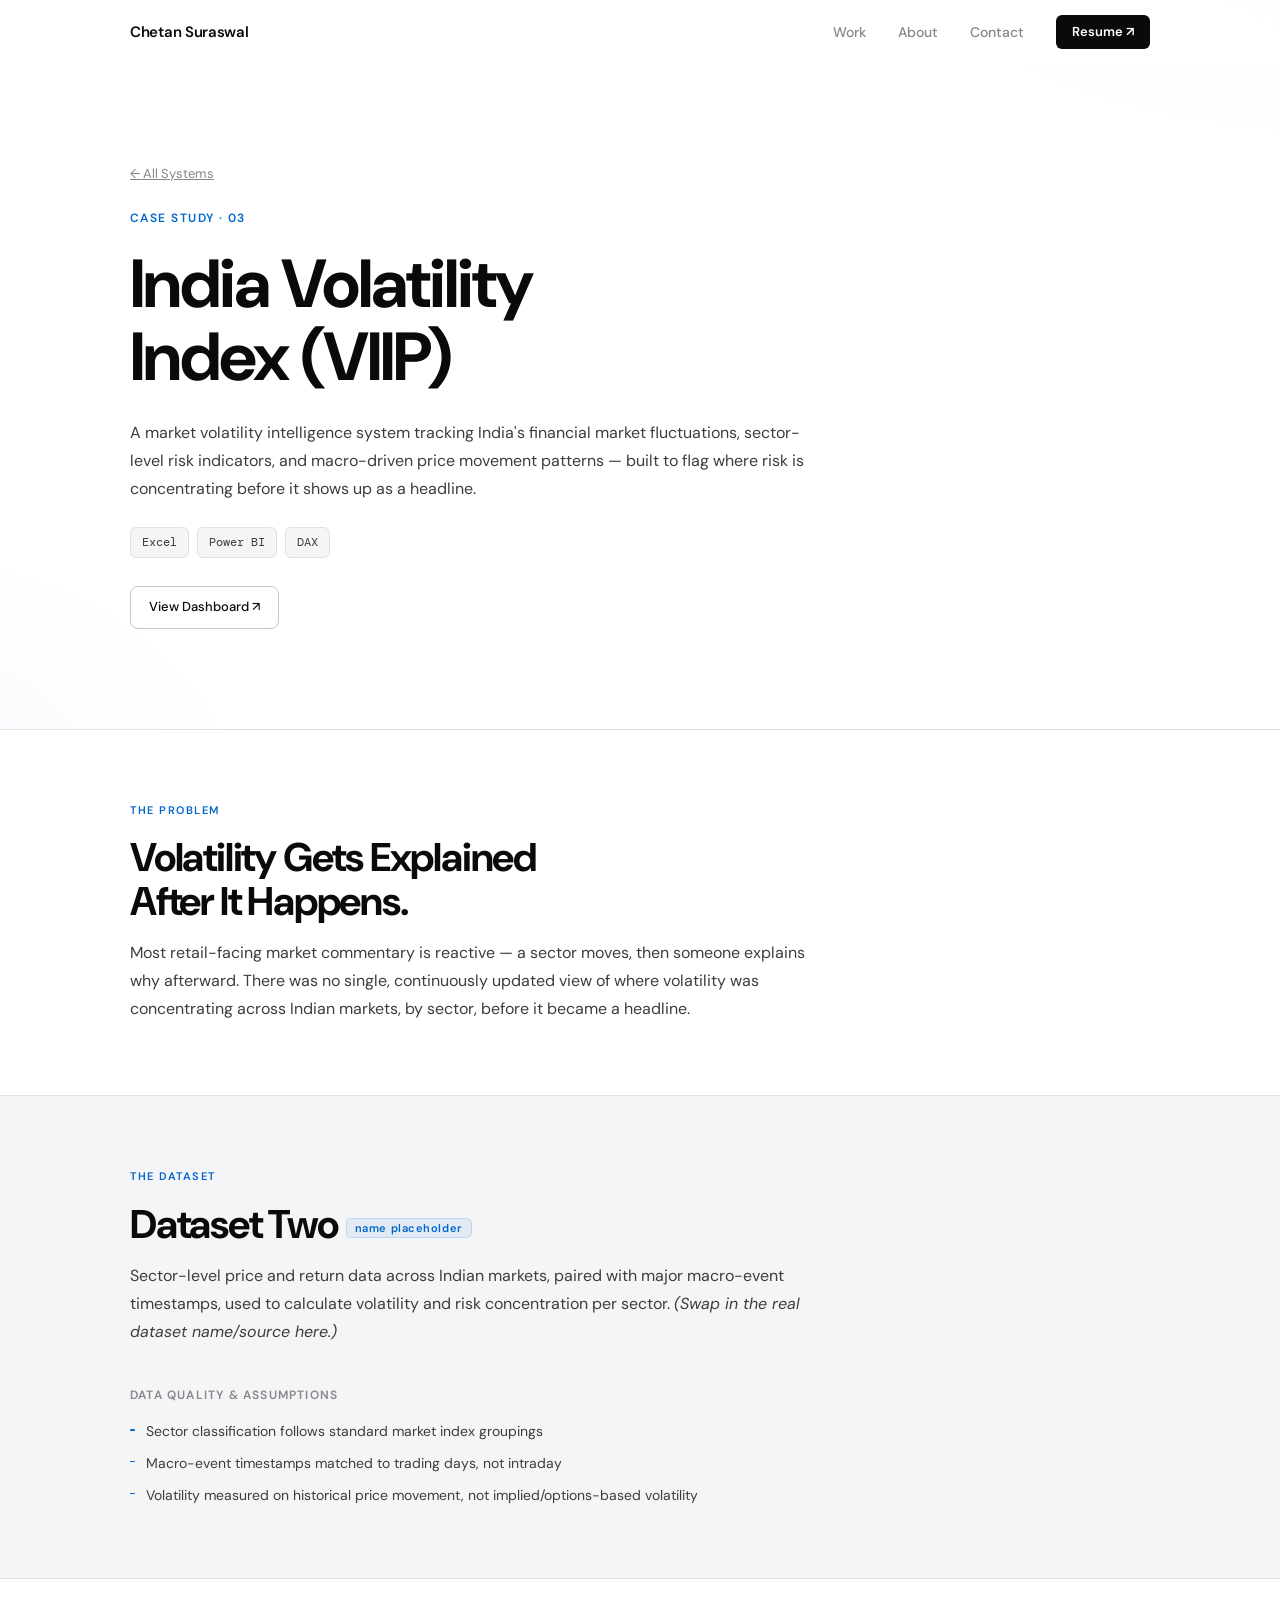
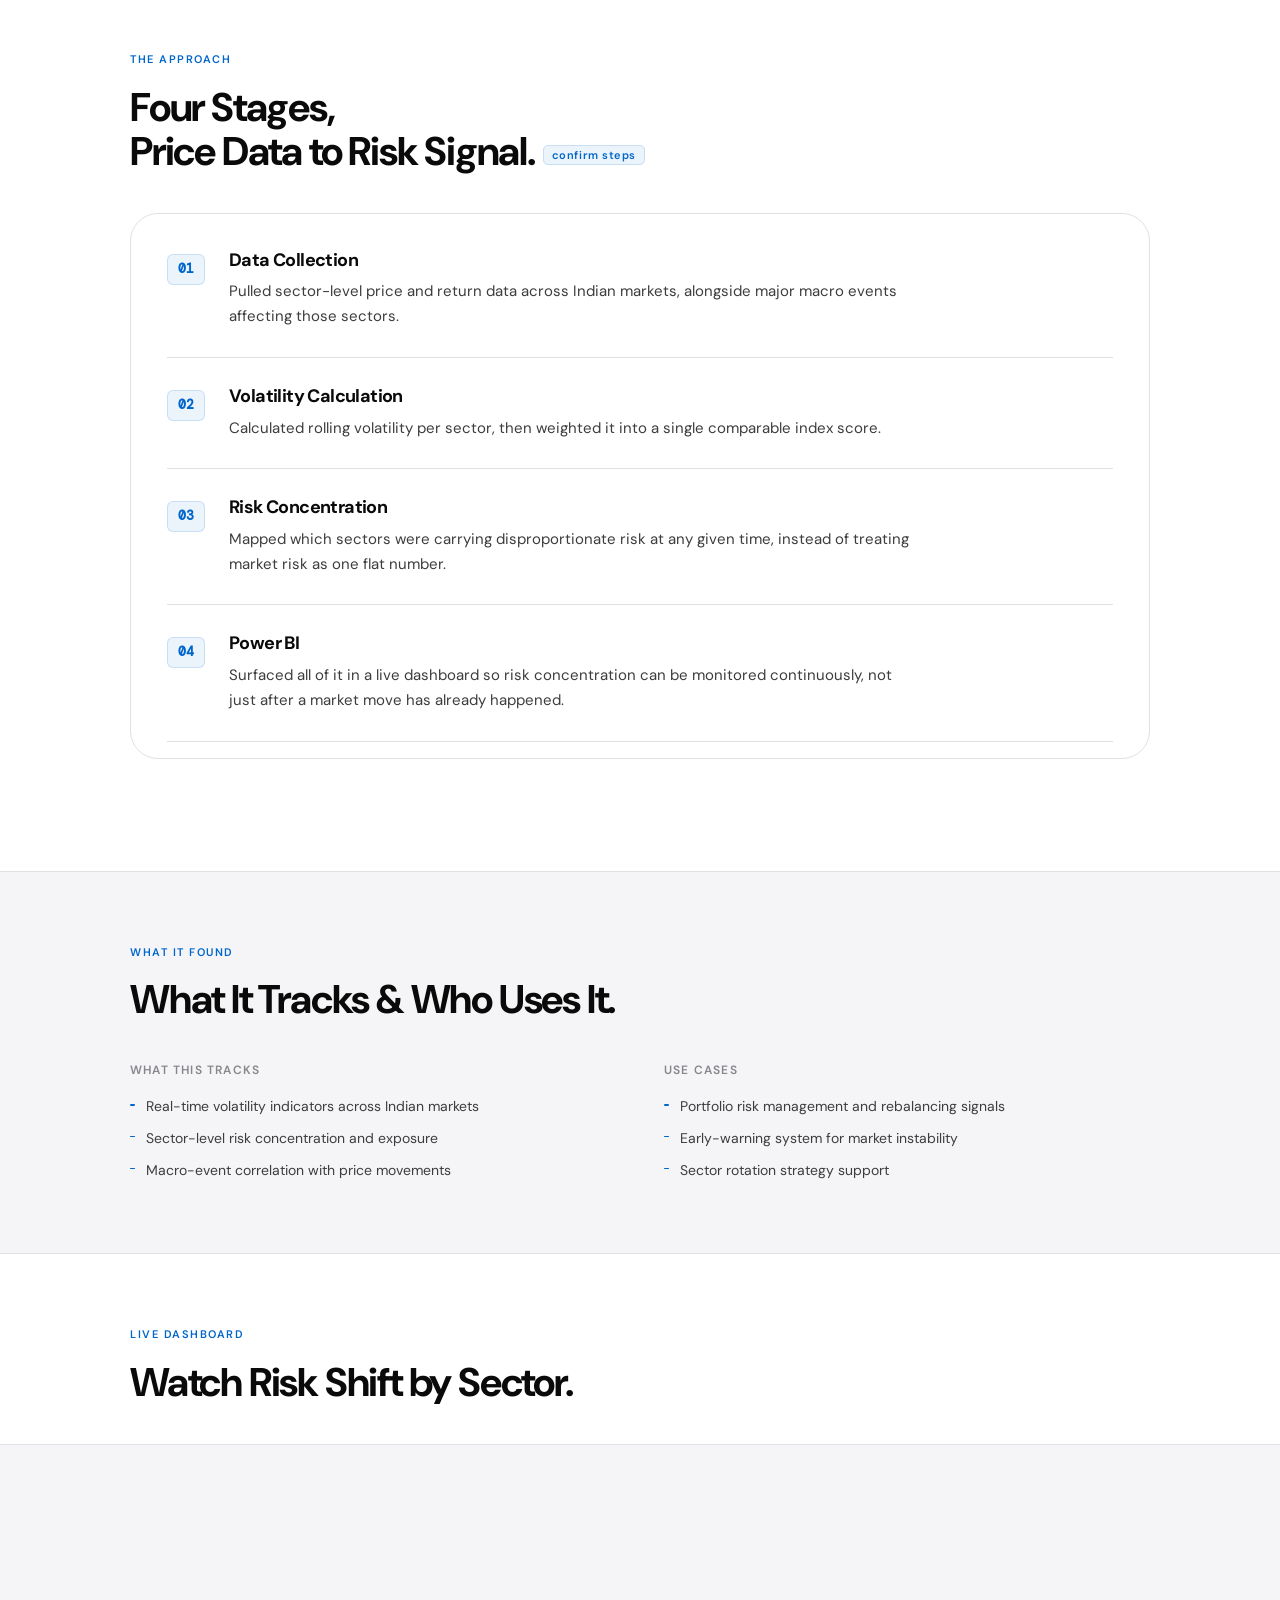
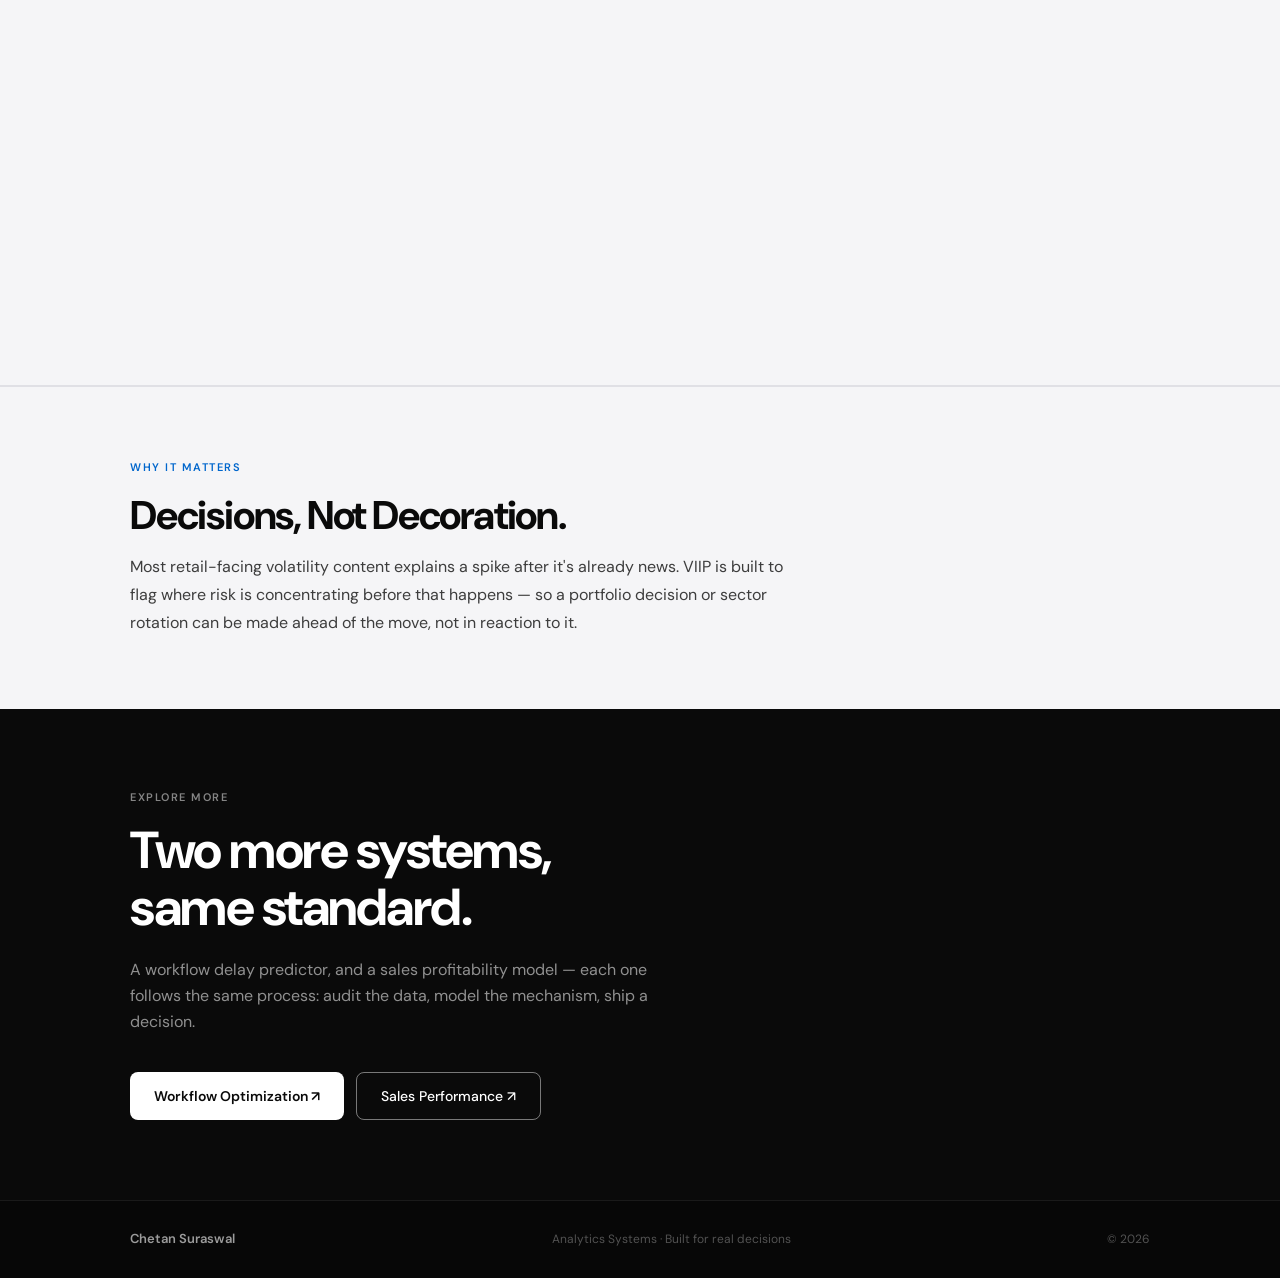
<file: project-volatility-index.html>
<!DOCTYPE html>
<html lang="en">
<head>
  <meta charset="UTF-8" />
  <meta name="viewport" content="width=device-width, initial-scale=1.0" />
  <meta name="description" content="Case study: India Volatility Index (VIIP) — dataset, approach, and use cases." />
  <title>Chetan Suraswal · India Volatility Index — Case Study</title>
  <link rel="preconnect" href="https://fonts.googleapis.com">
  <link rel="preconnect" href="https://fonts.gstatic.com" crossorigin>
  <link href="https://fonts.googleapis.com/css2?family=DM+Sans:ital,opsz,wght@0,9..40,300;0,9..40,400;0,9..40,500;0,9..40,600;0,9..40,700;1,9..40,300&family=DM+Mono:wght@400;500&display=swap" rel="stylesheet">
  <link rel="stylesheet" href="style.css" />
  <style>
    /* Page-scoped additions only — shared stylesheet is untouched */
    .case-breadcrumb{ font-size:13px; color:var(--muted); margin-bottom:24px; display:inline-flex; align-items:center; gap:6px; }
    .case-breadcrumb:hover{ color:var(--accent); }
    .case-lead{ font-size:16px; line-height:1.75; color:var(--text-2); max-width:680px; margin-top:16px; }
    .case-tools{ display:flex; gap:8px; flex-wrap:wrap; margin-top:24px; }
    .case-tool{ font-family:var(--mono); font-size:12px; padding:5px 11px; border:1px solid var(--border); border-radius:6px; color:var(--text-2); background:var(--bg-alt); }
    .case-hero-actions{ display:flex; gap:12px; flex-wrap:wrap; margin-top:28px; }
    .case-section{ padding:72px 0; background:var(--white); border-top:1px solid var(--border); }
    .case-section.alt{ background:var(--bg-alt); }
    .think-step{ display:flex; gap:24px; align-items:flex-start; padding:28px 0; border-top:1px solid var(--border); }
    .think-step:first-child{ border-top:none; }
    .think-step:last-child{ border-bottom:1px solid var(--border); }
    .think-step-num{ flex-shrink:0; margin-top:4px; }
    .think-title{ font-size:18px; margin-bottom:8px; }
    .think-desc{ color:var(--text-2); }
    .case-placeholder{ font-size:11px; font-weight:600; letter-spacing:.05em; color:var(--accent); background:rgba(0,102,204,0.08); border:1px solid rgba(0,102,204,0.15); padding:2px 8px; border-radius:5px; margin-left:8px; vertical-align:middle; }
  </style>
</head>
<body>

  <!-- NAV -->
  <nav class="nav" id="nav">
    <div class="nav-inner">
      <a href="index.html" class="nav-logo">Chetan Suraswal</a>
      <div class="nav-links">
        <a href="index.html#systems" class="nav-link">Work</a>
        <a href="index.html#about" class="nav-link">About</a>
        <a href="index.html#recruiters" class="nav-link">Contact</a>
        <a href="https://drive.google.com/file/d/16U_qGnruEOuB85VrIXo05NhIVK6rNj_J/view?usp=drive_link" target="_blank" class="nav-cta">Resume ↗</a>
      </div>
      <button class="nav-hamburger" id="hamburger" aria-label="Open menu">
        <span></span><span></span><span></span>
      </button>
    </div>
    <div class="nav-mobile" id="navMobile">
      <a href="index.html#systems" class="nav-mobile-link">Work</a>
      <a href="index.html#about" class="nav-mobile-link">About</a>
      <a href="index.html#recruiters" class="nav-mobile-link">Contact</a>
      <a href="https://drive.google.com/file/d/16U_qGnruEOuB85VrIXo05NhIVK6rNj_J/view?usp=drive_link" target="_blank" class="nav-mobile-link">Resume ↗</a>
    </div>
  </nav>

  <!-- HERO -->
  <section class="hero">
    <div class="container">
      <a href="index.html#systems" class="case-breadcrumb">← All Systems</a>
      <p class="hero-eyebrow">Case Study · 03</p>
      <h1 class="hero-title">India Volatility<br>Index (VIIP)</h1>
      <p class="case-lead">A market volatility intelligence system tracking India's financial market fluctuations, sector-level risk indicators, and macro-driven price movement patterns — built to flag where risk is concentrating before it shows up as a headline.</p>
      <div class="case-tools">
        <span class="case-tool">Excel</span>
        <span class="case-tool">Power BI</span>
        <span class="case-tool">DAX</span>
      </div>
      <div class="case-hero-actions">
        <a href="https://app.powerbi.com/view?r=eyJrIjoiZTg4YjU0M2QtYTgzMC00YWI2LWJiY2MtMzY4MDM3NzAyNDI3IiwidCI6IjllYmMyNmM5LTM3OTItNDQxYy05M2Y4LTAzYTg2YTNiMDI2MiJ9" target="_blank" class="btn-secondary">View Dashboard ↗</a>
      </div>
    </div>
  </section>

  <!-- THE PROBLEM -->
  <section class="case-section">
    <div class="container">
      <p class="section-label">The Problem</p>
      <h2 class="section-title">Volatility Gets Explained<br>After It Happens.</h2>
      <p class="case-lead">Most retail-facing market commentary is reactive — a sector moves, then someone explains why afterward. There was no single, continuously updated view of where volatility was concentrating across Indian markets, by sector, before it became a headline.</p>
    </div>
  </section>

  <!-- THE DATASET -->
  <section class="case-section alt">
    <div class="container">
      <p class="section-label">The Dataset</p>
      <h2 class="section-title">Dataset Two<span class="case-placeholder">name placeholder</span></h2>
      <p class="case-lead">Sector-level price and return data across Indian markets, paired with major macro-event timestamps, used to calculate volatility and risk concentration per sector. <em>(Swap in the real dataset name/source here.)</em></p>
      <h4 class="col-heading" style="margin-top:40px">Data Quality &amp; Assumptions</h4>
      <ul class="insight-list" style="max-width:680px;">
        <li>Sector classification follows standard market index groupings</li>
        <li>Macro-event timestamps matched to trading days, not intraday</li>
        <li>Volatility measured on historical price movement, not implied/options-based volatility</li>
      </ul>
    </div>
  </section>

  <!-- THE APPROACH -->
  <!-- NOTE: methodology below is written generically — confirm/replace with your real VIIP calculation steps before publishing -->
  <section class="case-section">
    <div class="container">
      <p class="section-label">The Approach</p>
      <h2 class="section-title">Four Stages,<br>Price Data to Risk Signal.<span class="case-placeholder">confirm steps</span></h2>
    </div>
    <div class="container" style="margin-top:40px;">
      <div class="project reveal" style="padding:8px 36px 16px;">

        <div class="think-step">
          <span class="project-num think-step-num">01</span>
          <div>
            <h3 class="project-title think-title">Data Collection</h3>
            <p class="project-desc think-desc">Pulled sector-level price and return data across Indian markets, alongside major macro events affecting those sectors.</p>
          </div>
        </div>

        <div class="think-step">
          <span class="project-num think-step-num">02</span>
          <div>
            <h3 class="project-title think-title">Volatility Calculation</h3>
            <p class="project-desc think-desc">Calculated rolling volatility per sector, then weighted it into a single comparable index score.</p>
          </div>
        </div>

        <div class="think-step">
          <span class="project-num think-step-num">03</span>
          <div>
            <h3 class="project-title think-title">Risk Concentration</h3>
            <p class="project-desc think-desc">Mapped which sectors were carrying disproportionate risk at any given time, instead of treating market risk as one flat number.</p>
          </div>
        </div>

        <div class="think-step">
          <span class="project-num think-step-num">04</span>
          <div>
            <h3 class="project-title think-title">Power BI</h3>
            <p class="project-desc think-desc">Surfaced all of it in a live dashboard so risk concentration can be monitored continuously, not just after a market move has already happened.</p>
          </div>
        </div>

      </div>
    </div>
  </section>

  <!-- WHAT IT TRACKS / USE CASES -->
  <section class="case-section alt">
    <div class="container">
      <p class="section-label">What It Found</p>
      <h2 class="section-title" style="margin-bottom:40px;">What It Tracks &amp; Who Uses It.</h2>
      <div class="project-body" style="margin-bottom:0;padding-bottom:0;border-bottom:none;">
        <div class="project-col">
          <h4 class="col-heading">What This Tracks</h4>
          <ul class="insight-list">
            <li>Real-time volatility indicators across Indian markets</li>
            <li>Sector-level risk concentration and exposure</li>
            <li>Macro-event correlation with price movements</li>
          </ul>
        </div>
        <div class="project-col">
          <h4 class="col-heading">Use Cases</h4>
          <ul class="insight-list">
            <li>Portfolio risk management and rebalancing signals</li>
            <li>Early-warning system for market instability</li>
            <li>Sector rotation strategy support</li>
          </ul>
        </div>
      </div>
    </div>
  </section>

  <!-- LIVE DASHBOARD -->
  <section class="case-section" style="padding:72px 0 0;">
    <div class="container">
      <p class="section-label">Live Dashboard</p>
      <h2 class="section-title">Watch Risk Shift by Sector.</h2>
    </div>
    <div class="iframe-wrap" style="margin-top:40px;">
      <iframe
        title="India Volatility Index - VIIP"
        src="https://app.powerbi.com/view?r=eyJrIjoiZTg4YjU0M2QtYTgzMC00YWI2LWJiY2MtMzY4MDM3NzAyNDI3IiwidCI6IjllYmMyNmM5LTM3OTItNDQxYy05M2Y4LTAzYTg2YTNiMDI2MiJ9"
        allowfullscreen
        loading="lazy">
      </iframe>
    </div>
  </section>

  <!-- WHY THIS MATTERS -->
  <section class="case-section alt">
    <div class="container">
      <p class="section-label">Why It Matters</p>
      <h2 class="section-title">Decisions, Not Decoration.</h2>
      <p class="case-lead">Most retail-facing volatility content explains a spike after it's already news. VIIP is built to flag where risk is concentrating before that happens — so a portfolio decision or sector rotation can be made ahead of the move, not in reaction to it.</p>
    </div>
  </section>

  <!-- CLOSING CTA -->
  <section class="recruiters">
    <div class="container">
      <div class="recruiters-inner reveal">
        <p class="section-label" style="color:rgba(255,255,255,0.5)">Explore More</p>
        <h2 class="recruiters-title">Two more systems,<br>same standard.</h2>
        <p class="recruiters-sub">A workflow delay predictor, and a sales profitability model — each one follows the same process: audit the data, model the mechanism, ship a decision.</p>
        <div class="recruiters-actions">
          <a href="project-workflow-optimization.html" class="btn-white">Workflow Optimization ↗</a>
          <a href="project-sales-performance.html" class="btn-outline-white">Sales Performance ↗</a>
        </div>
      </div>
    </div>
  </section>

  <!-- FOOTER -->
  <footer class="footer">
    <div class="container">
      <div class="footer-inner">
        <span class="footer-name">Chetan Suraswal</span>
        <span class="footer-center">Analytics Systems · Built for real decisions</span>
        <span class="footer-copy" id="footerYear">© 2026</span>
      </div>
    </div>
  </footer>

  <script>
    document.getElementById('footerYear').textContent = '© ' + new Date().getFullYear();

    const nav = document.getElementById('nav');
    window.addEventListener('scroll', () => { nav.classList.toggle('scrolled', window.scrollY > 20); });

    const hamburger = document.getElementById('hamburger');
    const navMobile = document.getElementById('navMobile');
    hamburger.addEventListener('click', () => {
      hamburger.classList.toggle('open');
      navMobile.classList.toggle('open');
    });
    document.querySelectorAll('.nav-mobile-link').forEach(link => {
      link.addEventListener('click', () => {
        hamburger.classList.remove('open');
        navMobile.classList.remove('open');
      });
    });

    const revealObserver = new IntersectionObserver((entries) => {
      entries.forEach(entry => {
        if (entry.isIntersecting) {
          entry.target.classList.add('revealed');
          revealObserver.unobserve(entry.target);
        }
      });
    }, { threshold: 0.07, rootMargin: '0px 0px -40px 0px' });
    document.querySelectorAll('.reveal').forEach(el => revealObserver.observe(el));
  </script>
</body>
</html>
</file>
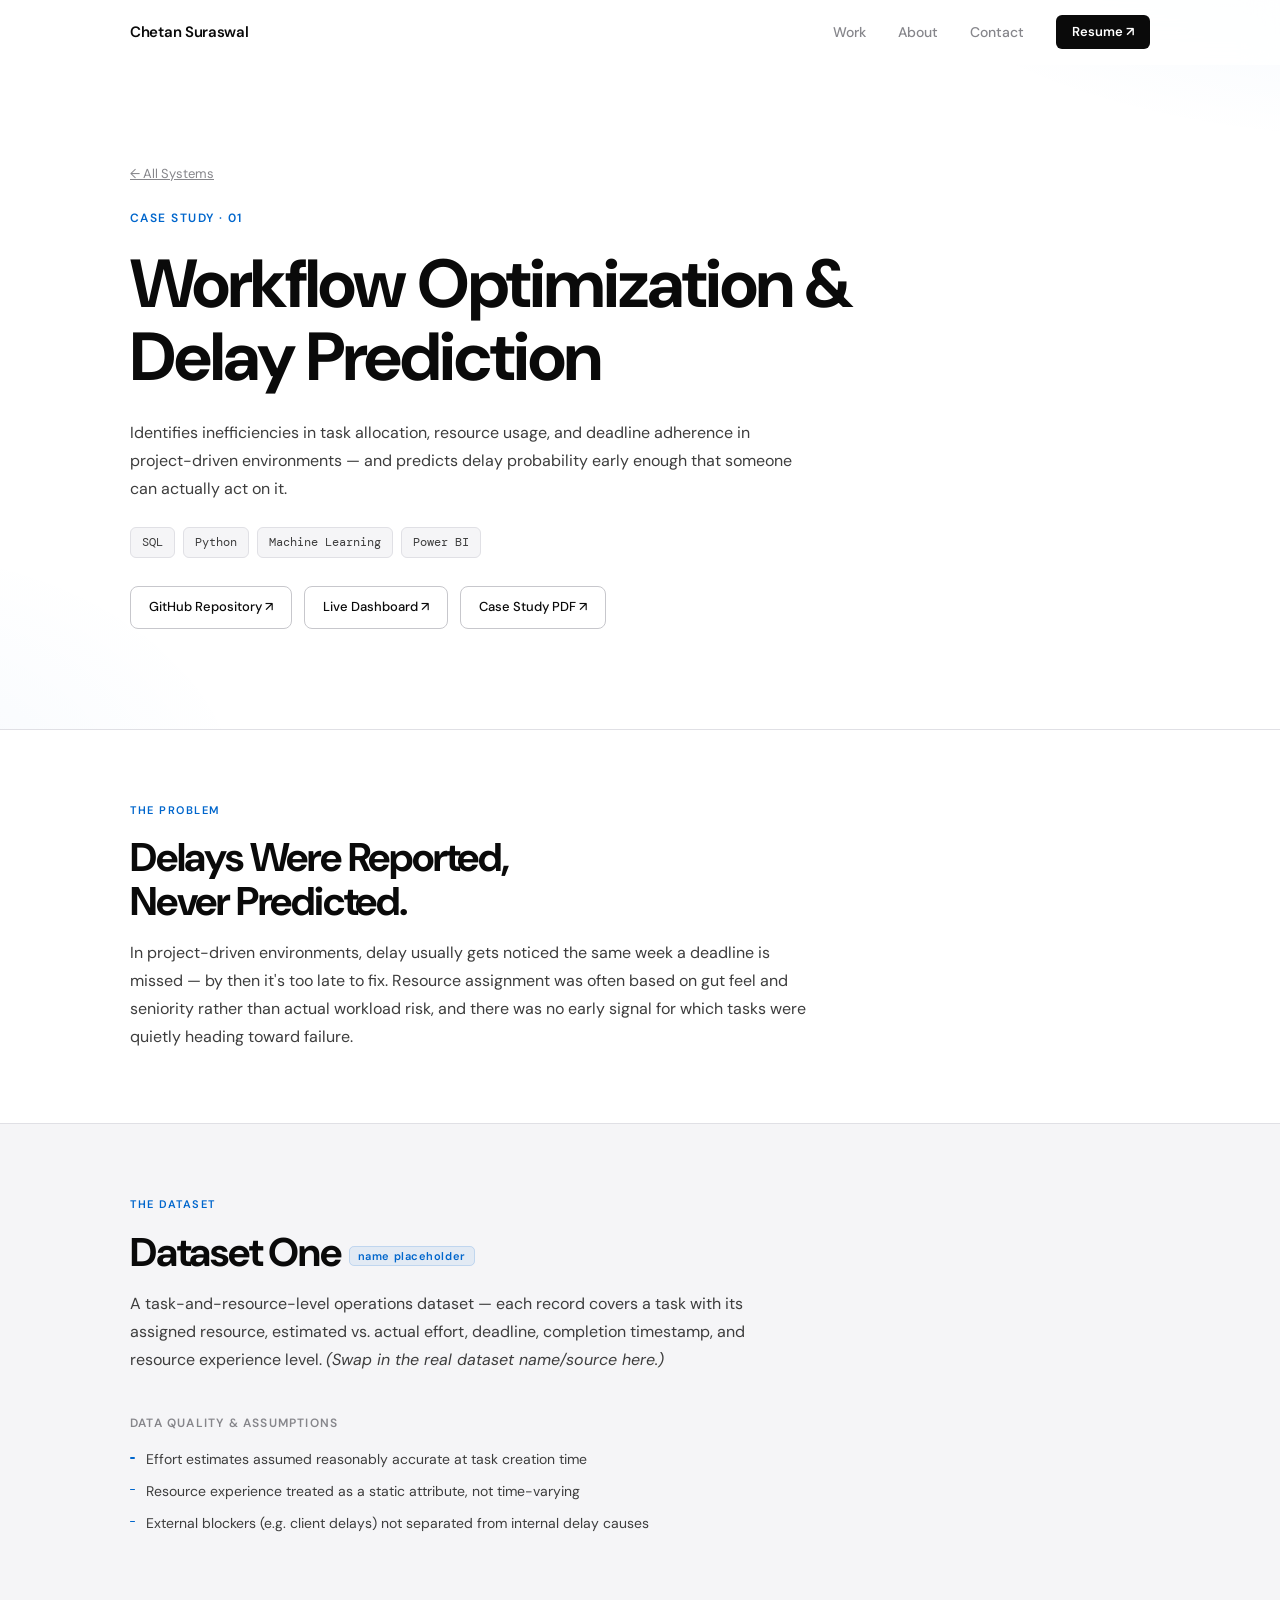
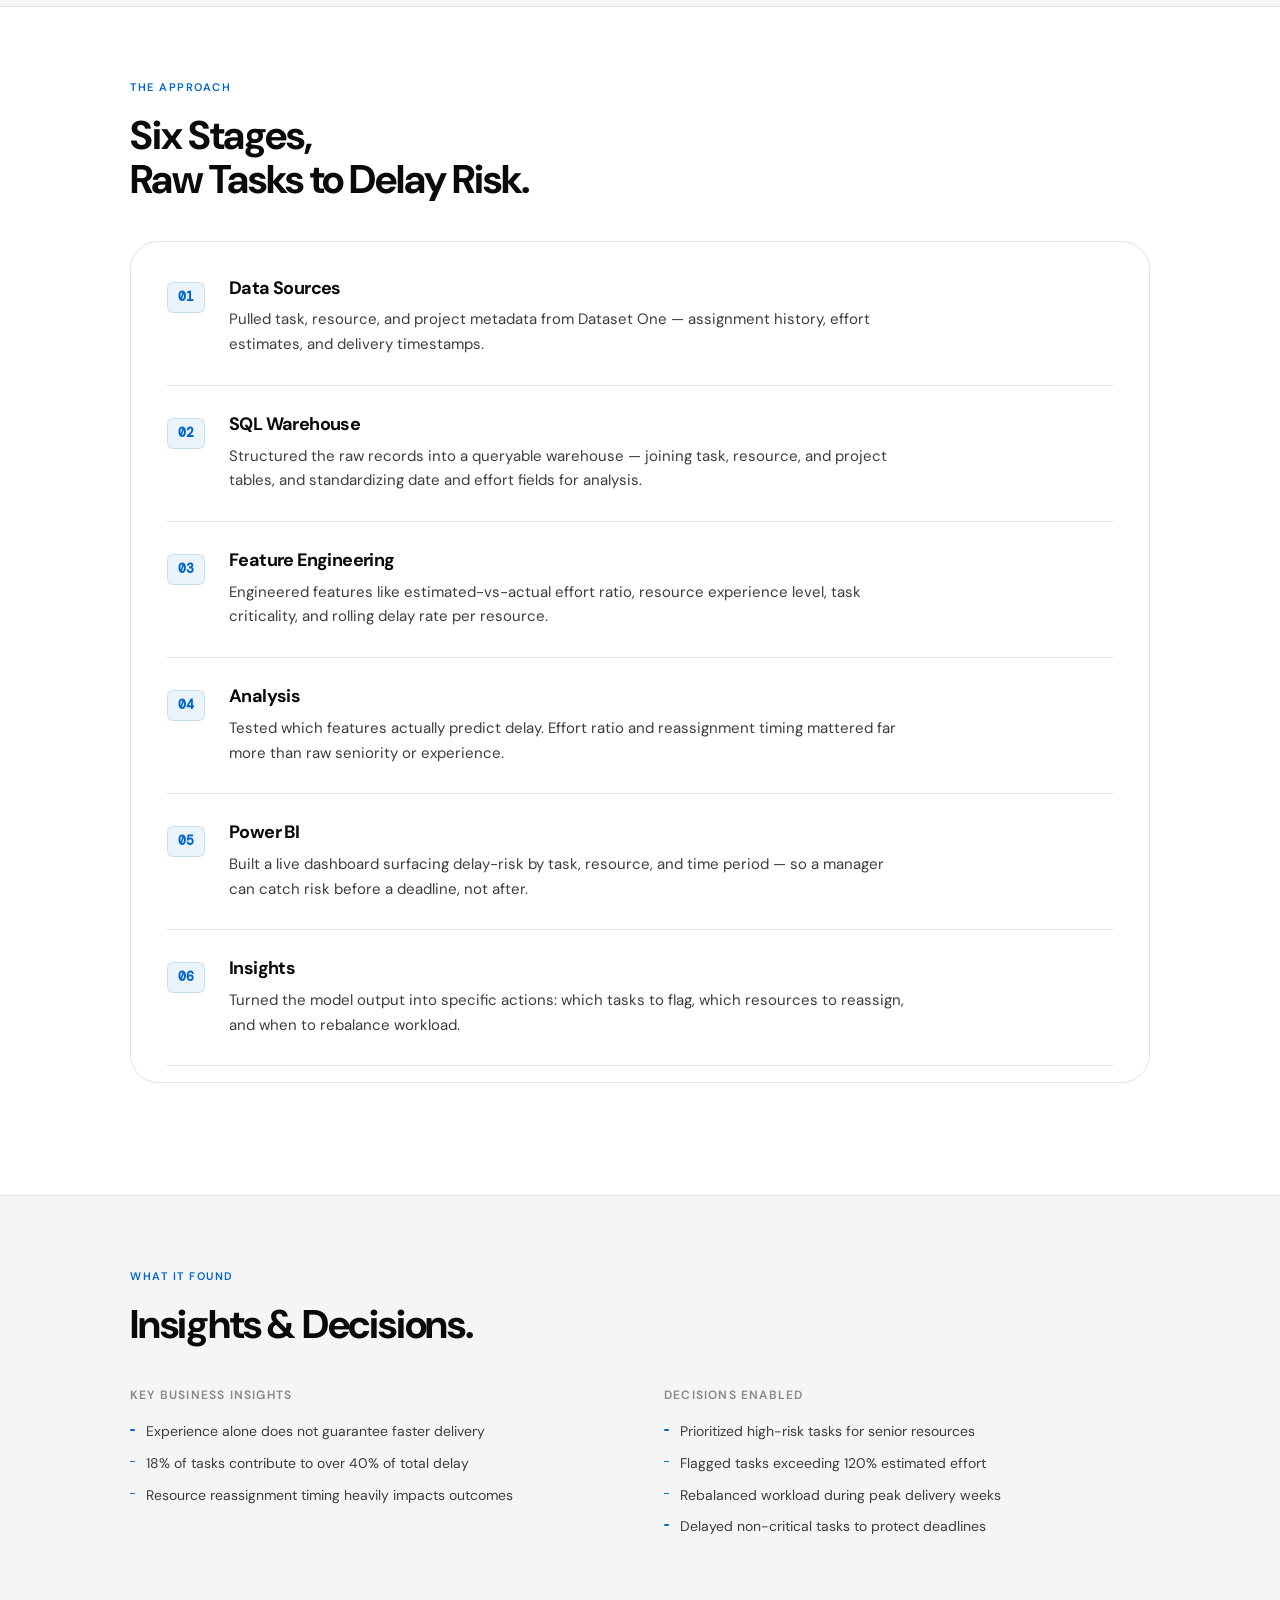
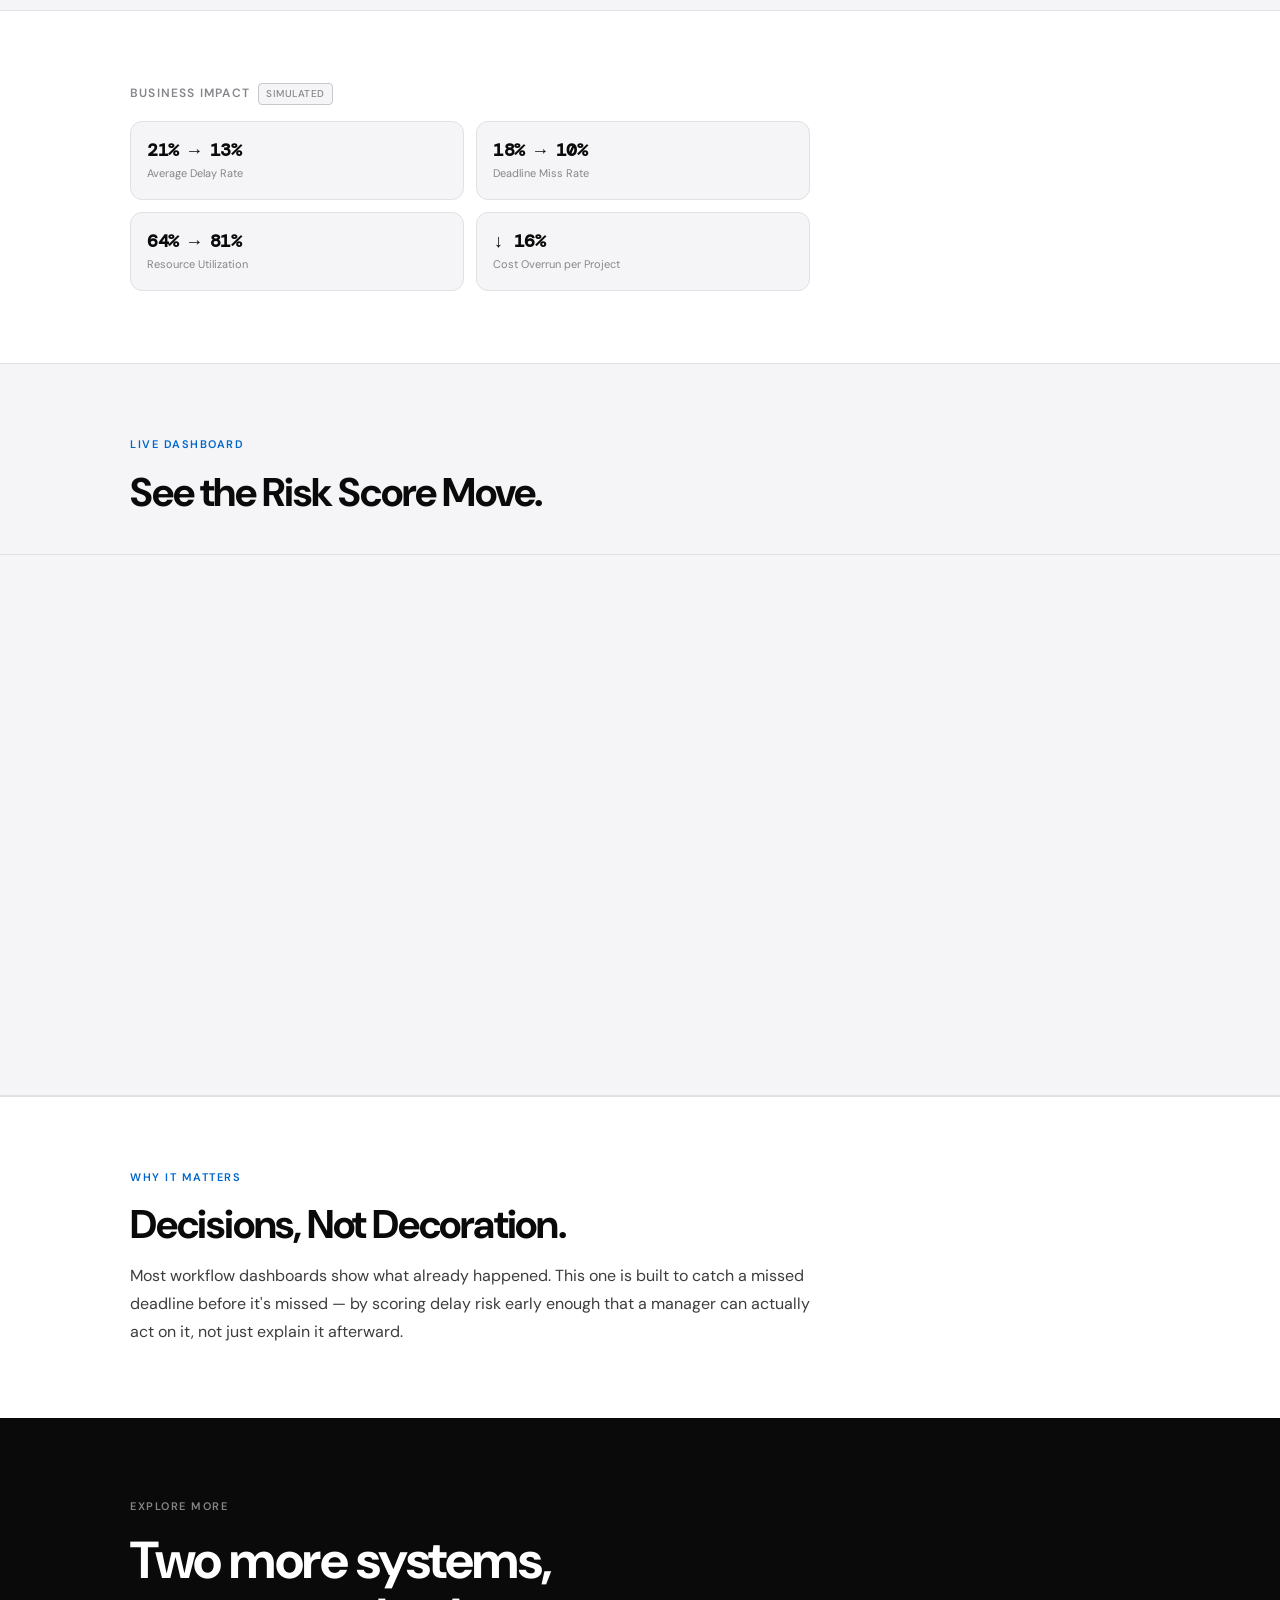
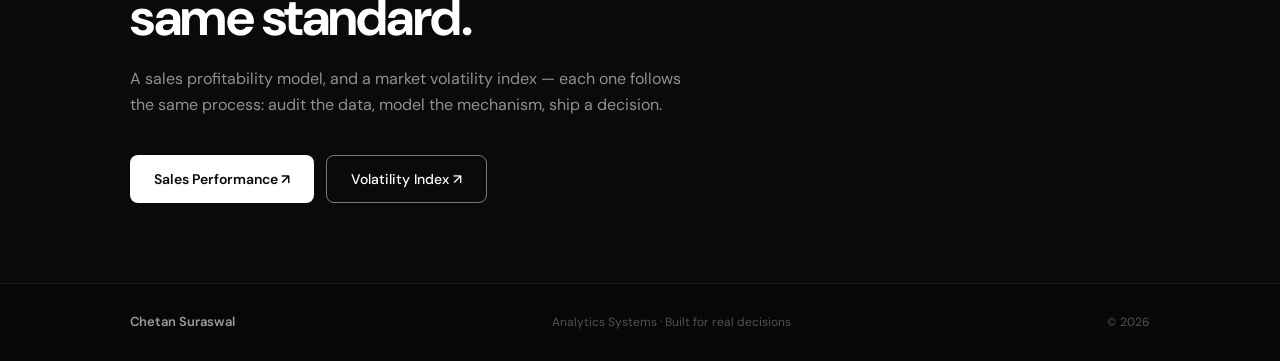
<file: project-workflow-optimization.html>
<!DOCTYPE html>
<html lang="en">
<head>
  <meta charset="UTF-8" />
  <meta name="viewport" content="width=device-width, initial-scale=1.0" />
  <meta name="description" content="Case study: Workflow Optimization & Delay Prediction — dataset, approach, and impact." />
  <title>Chetan Suraswal · Workflow Optimization — Case Study</title>
  <link rel="preconnect" href="https://fonts.googleapis.com">
  <link rel="preconnect" href="https://fonts.gstatic.com" crossorigin>
  <link href="https://fonts.googleapis.com/css2?family=DM+Sans:ital,opsz,wght@0,9..40,300;0,9..40,400;0,9..40,500;0,9..40,600;0,9..40,700;1,9..40,300&family=DM+Mono:wght@400;500&display=swap" rel="stylesheet">
  <link rel="stylesheet" href="style.css" />
  <style>
    /* Page-scoped additions only — shared stylesheet is untouched */
    .case-breadcrumb{ font-size:13px; color:var(--muted); margin-bottom:24px; display:inline-flex; align-items:center; gap:6px; }
    .case-breadcrumb:hover{ color:var(--accent); }
    .case-lead{ font-size:16px; line-height:1.75; color:var(--text-2); max-width:680px; margin-top:16px; }
    .case-tools{ display:flex; gap:8px; flex-wrap:wrap; margin-top:24px; }
    .case-tool{ font-family:var(--mono); font-size:12px; padding:5px 11px; border:1px solid var(--border); border-radius:6px; color:var(--text-2); background:var(--bg-alt); }
    .case-hero-actions{ display:flex; gap:12px; flex-wrap:wrap; margin-top:28px; }
    .case-section{ padding:72px 0; background:var(--white); border-top:1px solid var(--border); }
    .case-section.alt{ background:var(--bg-alt); }
    .think-step{ display:flex; gap:24px; align-items:flex-start; padding:28px 0; border-top:1px solid var(--border); }
    .think-step:first-child{ border-top:none; }
    .think-step:last-child{ border-bottom:1px solid var(--border); }
    .think-step-num{ flex-shrink:0; margin-top:4px; }
    .think-title{ font-size:18px; margin-bottom:8px; }
    .think-desc{ color:var(--text-2); }
    .case-placeholder{ font-size:11px; font-weight:600; letter-spacing:.05em; color:var(--accent); background:rgba(0,102,204,0.08); border:1px solid rgba(0,102,204,0.15); padding:2px 8px; border-radius:5px; margin-left:8px; vertical-align:middle; }
  </style>
</head>
<body>

  <!-- NAV -->
  <nav class="nav" id="nav">
    <div class="nav-inner">
      <a href="index.html" class="nav-logo">Chetan Suraswal</a>
      <div class="nav-links">
        <a href="index.html#systems" class="nav-link">Work</a>
        <a href="index.html#about" class="nav-link">About</a>
        <a href="index.html#recruiters" class="nav-link">Contact</a>
        <a href="https://drive.google.com/file/d/16U_qGnruEOuB85VrIXo05NhIVK6rNj_J/view?usp=drive_link" target="_blank" class="nav-cta">Resume ↗</a>
      </div>
      <button class="nav-hamburger" id="hamburger" aria-label="Open menu">
        <span></span><span></span><span></span>
      </button>
    </div>
    <div class="nav-mobile" id="navMobile">
      <a href="index.html#systems" class="nav-mobile-link">Work</a>
      <a href="index.html#about" class="nav-mobile-link">About</a>
      <a href="index.html#recruiters" class="nav-mobile-link">Contact</a>
      <a href="https://drive.google.com/file/d/16U_qGnruEOuB85VrIXo05NhIVK6rNj_J/view?usp=drive_link" target="_blank" class="nav-mobile-link">Resume ↗</a>
    </div>
  </nav>

  <!-- HERO -->
  <section class="hero">
    <div class="container">
      <a href="index.html#systems" class="case-breadcrumb">← All Systems</a>
      <p class="hero-eyebrow">Case Study · 01</p>
      <h1 class="hero-title">Workflow Optimization &amp;<br>Delay Prediction</h1>
      <p class="case-lead">Identifies inefficiencies in task allocation, resource usage, and deadline adherence in project-driven environments — and predicts delay probability early enough that someone can actually act on it.</p>
      <div class="case-tools">
        <span class="case-tool">SQL</span>
        <span class="case-tool">Python</span>
        <span class="case-tool">Machine Learning</span>
        <span class="case-tool">Power BI</span>
      </div>
      <div class="case-hero-actions">
        <a href="https://github.com/Chetan0075/Workflow-Optimization-Predictive-Analytics" target="_blank" class="btn-secondary">GitHub Repository ↗</a>
        <a href="https://chetan0075.github.io/Workflow-Optimization-Live-Dashboard/" target="_blank" class="btn-secondary">Live Dashboard ↗</a>
        <a href="https://github.com/Chetan0075/Workflow-Optimization-Predictive-Analytics/blob/main/Data/Case%20Study/AI_Driven_Workflow_Optimization_Case_Study.pdf" target="_blank" class="btn-secondary">Case Study PDF ↗</a>
      </div>
    </div>
  </section>

  <!-- THE PROBLEM -->
  <section class="case-section">
    <div class="container">
      <p class="section-label">The Problem</p>
      <h2 class="section-title">Delays Were Reported,<br>Never Predicted.</h2>
      <p class="case-lead">In project-driven environments, delay usually gets noticed the same week a deadline is missed — by then it's too late to fix. Resource assignment was often based on gut feel and seniority rather than actual workload risk, and there was no early signal for which tasks were quietly heading toward failure.</p>
    </div>
  </section>

  <!-- THE DATASET -->
  <section class="case-section alt">
    <div class="container">
      <p class="section-label">The Dataset</p>
      <h2 class="section-title">Dataset One<span class="case-placeholder">name placeholder</span></h2>
      <p class="case-lead">A task-and-resource-level operations dataset — each record covers a task with its assigned resource, estimated vs. actual effort, deadline, completion timestamp, and resource experience level. <em>(Swap in the real dataset name/source here.)</em></p>
      <h4 class="col-heading" style="margin-top:40px">Data Quality &amp; Assumptions</h4>
      <ul class="insight-list" style="max-width:680px;">
        <li>Effort estimates assumed reasonably accurate at task creation time</li>
        <li>Resource experience treated as a static attribute, not time-varying</li>
        <li>External blockers (e.g. client delays) not separated from internal delay causes</li>
      </ul>
    </div>
  </section>

  <!-- THE APPROACH -->
  <section class="case-section">
    <div class="container">
      <p class="section-label">The Approach</p>
      <h2 class="section-title">Six Stages,<br>Raw Tasks to Delay Risk.</h2>
    </div>
    <div class="container" style="margin-top:40px;">
      <div class="project reveal" style="padding:8px 36px 16px;">

        <div class="think-step">
          <span class="project-num think-step-num">01</span>
          <div>
            <h3 class="project-title think-title">Data Sources</h3>
            <p class="project-desc think-desc">Pulled task, resource, and project metadata from Dataset One — assignment history, effort estimates, and delivery timestamps.</p>
          </div>
        </div>

        <div class="think-step">
          <span class="project-num think-step-num">02</span>
          <div>
            <h3 class="project-title think-title">SQL Warehouse</h3>
            <p class="project-desc think-desc">Structured the raw records into a queryable warehouse — joining task, resource, and project tables, and standardizing date and effort fields for analysis.</p>
          </div>
        </div>

        <div class="think-step">
          <span class="project-num think-step-num">03</span>
          <div>
            <h3 class="project-title think-title">Feature Engineering</h3>
            <p class="project-desc think-desc">Engineered features like estimated-vs-actual effort ratio, resource experience level, task criticality, and rolling delay rate per resource.</p>
          </div>
        </div>

        <div class="think-step">
          <span class="project-num think-step-num">04</span>
          <div>
            <h3 class="project-title think-title">Analysis</h3>
            <p class="project-desc think-desc">Tested which features actually predict delay. Effort ratio and reassignment timing mattered far more than raw seniority or experience.</p>
          </div>
        </div>

        <div class="think-step">
          <span class="project-num think-step-num">05</span>
          <div>
            <h3 class="project-title think-title">Power BI</h3>
            <p class="project-desc think-desc">Built a live dashboard surfacing delay-risk by task, resource, and time period — so a manager can catch risk before a deadline, not after.</p>
          </div>
        </div>

        <div class="think-step">
          <span class="project-num think-step-num">06</span>
          <div>
            <h3 class="project-title think-title">Insights</h3>
            <p class="project-desc think-desc">Turned the model output into specific actions: which tasks to flag, which resources to reassign, and when to rebalance workload.</p>
          </div>
        </div>

      </div>
    </div>
  </section>

  <!-- KEY INSIGHTS -->
  <section class="case-section alt">
    <div class="container">
      <p class="section-label">What It Found</p>
      <h2 class="section-title" style="margin-bottom:40px;">Insights &amp; Decisions.</h2>
      <div class="project-body" style="margin-bottom:0;padding-bottom:0;border-bottom:none;">
        <div class="project-col">
          <h4 class="col-heading">Key Business Insights</h4>
          <ul class="insight-list">
            <li>Experience alone does not guarantee faster delivery</li>
            <li>18% of tasks contribute to over 40% of total delay</li>
            <li>Resource reassignment timing heavily impacts outcomes</li>
          </ul>
        </div>
        <div class="project-col">
          <h4 class="col-heading">Decisions Enabled</h4>
          <ul class="insight-list">
            <li>Prioritized high-risk tasks for senior resources</li>
            <li>Flagged tasks exceeding 120% estimated effort</li>
            <li>Rebalanced workload during peak delivery weeks</li>
            <li>Delayed non-critical tasks to protect deadlines</li>
          </ul>
        </div>
      </div>
    </div>
  </section>

  <!-- BUSINESS IMPACT -->
  <section class="case-section">
    <div class="container">
      <h4 class="col-heading">Business Impact <span class="tag">Simulated</span></h4>
      <div class="impact-grid" style="max-width:680px;margin-top:16px;">
        <div class="impact-card reveal">
          <div class="impact-val">21% → 13%</div>
          <div class="impact-label">Average Delay Rate</div>
        </div>
        <div class="impact-card reveal">
          <div class="impact-val">18% → 10%</div>
          <div class="impact-label">Deadline Miss Rate</div>
        </div>
        <div class="impact-card reveal">
          <div class="impact-val">64% → 81%</div>
          <div class="impact-label">Resource Utilization</div>
        </div>
        <div class="impact-card reveal">
          <div class="impact-val">↓ 16%</div>
          <div class="impact-label">Cost Overrun per Project</div>
        </div>
      </div>
    </div>
  </section>

  <!-- LIVE DASHBOARD -->
  <section class="case-section alt" style="padding:72px 0 0;">
    <div class="container">
      <p class="section-label">Live Dashboard</p>
      <h2 class="section-title">See the Risk Score Move.</h2>
    </div>
    <div class="iframe-wrap" style="margin-top:40px;">
      <iframe
        src="https://app.powerbi.com/view?r=eyJrIjoiNGE5MzdhZjktMjIwOS00ZmQzLWE3OTQtMzhiM2IxZGNiNDY3IiwidCI6IjllYmMyNmM5LTM3OTItNDQxYy05M2Y4LTAzYTg2YTNiMDI2MiJ9"
        allowfullscreen
        loading="lazy"
        title="Workflow Optimization Dashboard">
      </iframe>
    </div>
  </section>

  <!-- WHY THIS MATTERS -->
  <section class="case-section">
    <div class="container">
      <p class="section-label">Why It Matters</p>
      <h2 class="section-title">Decisions, Not Decoration.</h2>
      <p class="case-lead">Most workflow dashboards show what already happened. This one is built to catch a missed deadline before it's missed — by scoring delay risk early enough that a manager can actually act on it, not just explain it afterward.</p>
    </div>
  </section>

  <!-- CLOSING CTA -->
  <section class="recruiters">
    <div class="container">
      <div class="recruiters-inner reveal">
        <p class="section-label" style="color:rgba(255,255,255,0.5)">Explore More</p>
        <h2 class="recruiters-title">Two more systems,<br>same standard.</h2>
        <p class="recruiters-sub">A sales profitability model, and a market volatility index — each one follows the same process: audit the data, model the mechanism, ship a decision.</p>
        <div class="recruiters-actions">
          <a href="project-sales-performance.html" class="btn-white">Sales Performance ↗</a>
          <a href="project-volatility-index.html" class="btn-outline-white">Volatility Index ↗</a>
        </div>
      </div>
    </div>
  </section>

  <!-- FOOTER -->
  <footer class="footer">
    <div class="container">
      <div class="footer-inner">
        <span class="footer-name">Chetan Suraswal</span>
        <span class="footer-center">Analytics Systems · Built for real decisions</span>
        <span class="footer-copy" id="footerYear">© 2026</span>
      </div>
    </div>
  </footer>

  <script>
    document.getElementById('footerYear').textContent = '© ' + new Date().getFullYear();

    const nav = document.getElementById('nav');
    window.addEventListener('scroll', () => { nav.classList.toggle('scrolled', window.scrollY > 20); });

    const hamburger = document.getElementById('hamburger');
    const navMobile = document.getElementById('navMobile');
    hamburger.addEventListener('click', () => {
      hamburger.classList.toggle('open');
      navMobile.classList.toggle('open');
    });
    document.querySelectorAll('.nav-mobile-link').forEach(link => {
      link.addEventListener('click', () => {
        hamburger.classList.remove('open');
        navMobile.classList.remove('open');
      });
    });

    const revealObserver = new IntersectionObserver((entries) => {
      entries.forEach(entry => {
        if (entry.isIntersecting) {
          entry.target.classList.add('revealed');
          revealObserver.unobserve(entry.target);
        }
      });
    }, { threshold: 0.07, rootMargin: '0px 0px -40px 0px' });
    document.querySelectorAll('.reveal').forEach(el => revealObserver.observe(el));
  </script>
</body>
</html>
</file>
<file: style.css>
/* ============================================================
   CHETAN SURASWAL — PREMIUM PORTFOLIO
   Apple-style light minimalist design
   ============================================================ */

/* ---------- RESET & BASE ---------- */
*, *::before, *::after {
  box-sizing: border-box;
  margin: 0;
  padding: 0;
}

:root {
  --white:       #ffffff;
  --bg:          #fafafa;
  --bg-alt:      #f5f5f7;
  --text:        #0a0a0a;
  --text-2:      #3d3d3d;
  --muted:       #86868b;
  --border:      #e0e0e5;
  --border-dark: #c7c7cc;
  --accent:      #0066cc;
  --accent-h:    #0051a3;
  --mono:        'DM Mono', 'Menlo', monospace;

  --r-sm: 8px;
  --r-md: 12px;
  --r-lg: 20px;
  --r-xl: 28px;

  --shadow-sm:  0 1px 3px rgba(0,0,0,0.06), 0 1px 2px rgba(0,0,0,0.04);
  --shadow-md:  0 4px 16px rgba(0,0,0,0.08), 0 1px 4px rgba(0,0,0,0.04);
  --shadow-lg:  0 12px 36px rgba(0,0,0,0.10), 0 4px 12px rgba(0,0,0,0.05);

  --ease: cubic-bezier(0.4, 0, 0.2, 1);
  --ease-out: cubic-bezier(0, 0, 0.2, 1);
}

html {
  scroll-behavior: smooth;
  -webkit-font-smoothing: antialiased;
  -moz-osx-font-smoothing: grayscale;
}

body {
  font-family: 'DM Sans', -apple-system, BlinkMacSystemFont, 'Segoe UI', sans-serif;
  background: var(--white);
  color: var(--text);
  line-height: 1.6;
  font-size: 16px;
}

.mono { font-family: var(--mono); }

.container {
  max-width: 1100px;
  margin: 0 auto;
  padding: 0 40px;
}

/* ---------- SCROLL REVEAL ---------- */
.reveal {
  opacity: 0;
  transform: translateY(22px);
  transition: opacity 0.6s var(--ease-out), transform 0.6s var(--ease-out);
}
.reveal.revealed {
  opacity: 1;
  transform: translateY(0);
}

/* ---------- NAV ---------- */
.nav {
  position: fixed;
  top: 0;
  left: 0;
  right: 0;
  z-index: 100;
  background: rgba(255,255,255,0.82);
  backdrop-filter: blur(16px);
  -webkit-backdrop-filter: blur(16px);
  border-bottom: 1px solid transparent;
  transition: border-color 0.3s var(--ease), box-shadow 0.3s var(--ease);
}

.nav.scrolled {
  border-bottom-color: var(--border);
  box-shadow: var(--shadow-sm);
}

.nav-inner {
  max-width: 1100px;
  margin: 0 auto;
  padding: 0 40px;
  height: 64px;
  display: flex;
  align-items: center;
  justify-content: space-between;
}

.nav-logo {
  font-size: 15px;
  font-weight: 600;
  color: var(--text);
  text-decoration: none;
  letter-spacing: -0.3px;
}

.nav-links {
  display: flex;
  align-items: center;
  gap: 32px;
}

.nav-link {
  font-size: 14px;
  font-weight: 500;
  color: var(--muted);
  text-decoration: none;
  transition: color 0.2s;
}
.nav-link:hover { color: var(--text); }

.nav-cta {
  font-size: 13px;
  font-weight: 600;
  color: var(--white);
  background: var(--text);
  padding: 7px 16px;
  border-radius: 6px;
  text-decoration: none;
  transition: background 0.2s, transform 0.2s;
}
.nav-cta:hover {
  background: #2a2a2a;
  transform: translateY(-1px);
}

/* Hamburger */
.nav-hamburger {
  display: none;
  flex-direction: column;
  justify-content: center;
  gap: 5px;
  width: 32px;
  height: 32px;
  background: none;
  border: none;
  cursor: pointer;
  padding: 4px;
}
.nav-hamburger span {
  display: block;
  height: 1.5px;
  background: var(--text);
  border-radius: 2px;
  transition: transform 0.3s var(--ease), opacity 0.3s;
}
.nav-hamburger.open span:nth-child(1) { transform: translateY(6.5px) rotate(45deg); }
.nav-hamburger.open span:nth-child(2) { opacity: 0; }
.nav-hamburger.open span:nth-child(3) { transform: translateY(-6.5px) rotate(-45deg); }

/* Mobile nav */
.nav-mobile {
  display: none;
  flex-direction: column;
  background: var(--white);
  border-top: 1px solid var(--border);
  padding: 8px 0 16px;
}
.nav-mobile.open { display: flex; }
.nav-mobile-link {
  font-size: 15px;
  font-weight: 500;
  color: var(--text);
  text-decoration: none;
  padding: 12px 40px;
  transition: background 0.15s;
}
.nav-mobile-link:hover { background: var(--bg-alt); }

/* ---------- HERO ---------- */
.hero {
  padding: 160px 0 100px;
  background: var(--white);
  overflow: hidden;
  position: relative;
}

.hero::before {
  content: '';
  position: absolute;
  top: 0; left: 0; right: 0; bottom: 0;
  background:
    radial-gradient(ellipse 70% 50% at 110% -10%, rgba(0,102,204,0.055) 0%, transparent 60%),
    radial-gradient(ellipse 50% 60% at -10% 110%, rgba(0,102,204,0.04) 0%, transparent 60%);
  pointer-events: none;
}

.hero-eyebrow {
  font-size: 12px;
  font-weight: 600;
  letter-spacing: 0.12em;
  text-transform: uppercase;
  color: var(--accent);
  margin-bottom: 20px;
}

.hero-title {
  font-size: clamp(40px, 6vw, 68px);
  font-weight: 700;
  line-height: 1.08;
  letter-spacing: -2px;
  color: var(--text);
  margin-bottom: 24px;
  animation: fadeUp 0.7s var(--ease-out) both;
}

.hero-sub {
  font-size: 17px;
  font-weight: 400;
  color: var(--muted);
  max-width: 540px;
  line-height: 1.65;
  margin-bottom: 60px;
  animation: fadeUp 0.7s 0.1s var(--ease-out) both;
}

/* Hero metrics row */
.hero-metrics {
  display: flex;
  align-items: center;
  flex-wrap: wrap;
  gap: 0;
  margin-bottom: 52px;
  padding: 28px 32px;
  background: var(--bg-alt);
  border: 1px solid var(--border);
  border-radius: var(--r-lg);
  animation: fadeUp 0.7s 0.2s var(--ease-out) both;
}

.hero-metric {
  display: flex;
  flex-direction: column;
  gap: 4px;
  padding: 4px 32px 4px 0;
  flex: 1;
  min-width: 140px;
}

.hero-metric:last-child { padding-right: 0; }

.hero-metric-number {
  font-size: 26px;
  font-weight: 700;
  color: var(--text);
  letter-spacing: -0.8px;
  line-height: 1.2;
}
.hero-metric-number.mono { font-size: 15px; letter-spacing: -0.3px; margin-top: 4px; font-family: var(--mono); }

.hero-metric-label {
  font-size: 12px;
  color: var(--muted);
  font-weight: 400;
}

.hero-metric-divider {
  width: 1px;
  height: 36px;
  background: var(--border-dark);
  margin: 0 32px 0 0;
  flex-shrink: 0;
}

/* ---------- BUTTONS ---------- */
.btn-primary {
  display: inline-flex;
  align-items: center;
  gap: 8px;
  font-size: 14px;
  font-weight: 600;
  color: var(--white);
  background: var(--text);
  padding: 13px 24px;
  border-radius: var(--r-sm);
  text-decoration: none;
  border: 1.5px solid var(--text);
  transition: background 0.2s, transform 0.2s, box-shadow 0.2s;
  animation: fadeUp 0.7s 0.3s var(--ease-out) both;
}
.btn-primary:hover {
  background: #1f1f1f;
  transform: translateY(-2px);
  box-shadow: var(--shadow-md);
}

.btn-arrow {
  font-size: 16px;
  transition: transform 0.2s;
}
.btn-primary:hover .btn-arrow { transform: translateY(2px); }

.btn-secondary {
  display: inline-flex;
  align-items: center;
  font-size: 13px;
  font-weight: 500;
  color: var(--text);
  background: var(--white);
  border: 1.5px solid var(--border-dark);
  padding: 10px 18px;
  border-radius: var(--r-sm);
  text-decoration: none;
  transition: border-color 0.2s, background 0.2s, transform 0.2s;
}
.btn-secondary:hover {
  border-color: var(--text);
  background: var(--bg-alt);
  transform: translateY(-1px);
}

.btn-white {
  display: inline-flex;
  align-items: center;
  font-size: 14px;
  font-weight: 600;
  color: var(--text);
  background: var(--white);
  padding: 13px 24px;
  border-radius: var(--r-sm);
  text-decoration: none;
  transition: opacity 0.2s, transform 0.2s;
}
.btn-white:hover { opacity: 0.9; transform: translateY(-1px); }

.btn-outline-white {
  display: inline-flex;
  align-items: center;
  font-size: 14px;
  font-weight: 500;
  color: var(--white);
  background: transparent;
  border: 1.5px solid rgba(255,255,255,0.45);
  padding: 12px 24px;
  border-radius: var(--r-sm);
  text-decoration: none;
  transition: border-color 0.2s, background 0.2s, transform 0.2s;
}
.btn-outline-white:hover {
  border-color: rgba(255,255,255,0.8);
  background: rgba(255,255,255,0.1);
  transform: translateY(-1px);
}

/* ---------- SECTION LABELS & TITLES ---------- */
.section-label {
  font-size: 11px;
  font-weight: 600;
  letter-spacing: 0.14em;
  text-transform: uppercase;
  color: var(--accent);
  margin-bottom: 16px;
}

.section-title {
  font-size: clamp(28px, 4vw, 40px);
  font-weight: 700;
  letter-spacing: -1.2px;
  line-height: 1.1;
  color: var(--text);
}

/* ---------- SYSTEMS SECTION ---------- */
.systems {
  padding: 100px 0 60px;
  background: var(--bg-alt);
}

.systems > .container {
  margin-bottom: 60px;
}

/* ---------- PROJECT CARD ---------- */
.project {
  background: var(--white);
  border: 1px solid var(--border);
  border-radius: var(--r-xl);
  overflow: hidden;
  margin: 0 auto 40px;
  max-width: 1100px;
  margin-left: 40px;
  margin-right: 40px;
  transition: box-shadow 0.3s var(--ease), transform 0.3s var(--ease);
}

@media (min-width: 1180px) {
  .project {
    margin-left: auto;
    margin-right: auto;
  }
}

.project:hover {
  box-shadow: var(--shadow-lg);
  transform: translateY(-2px);
}

.project > .container {
  padding-top: 48px;
  padding-bottom: 40px;
}

/* Project header */
.project-header {
  display: flex;
  align-items: flex-start;
  gap: 28px;
  margin-bottom: 32px;
}

.project-num {
  font-size: 13px;
  font-weight: 600;
  font-family: var(--mono);
  color: var(--accent);
  background: rgba(0,102,204,0.08);
  border: 1px solid rgba(0,102,204,0.15);
  padding: 4px 10px;
  border-radius: 6px;
  white-space: nowrap;
  margin-top: 4px;
  flex-shrink: 0;
}

.project-header-text { flex: 1; }

.project-title {
  font-size: clamp(20px, 3vw, 26px);
  font-weight: 700;
  letter-spacing: -0.6px;
  line-height: 1.2;
  margin-bottom: 12px;
  color: var(--text);
}

.project-desc {
  font-size: 15px;
  color: var(--muted);
  max-width: 680px;
  line-height: 1.65;
}

/* Pipeline */
.pipeline {
  display: flex;
  align-items: center;
  flex-wrap: wrap;
  gap: 6px;
  margin-bottom: 8px;
  padding: 14px 18px;
  background: var(--bg-alt);
  border: 1px solid var(--border);
  border-radius: var(--r-md);
}

.pipeline-step {
  font-size: 12px;
  font-weight: 500;
  font-family: var(--mono);
  color: var(--text-2);
  background: var(--white);
  border: 1px solid var(--border);
  padding: 4px 10px;
  border-radius: 5px;
  white-space: nowrap;
}

.pipeline-step.highlight {
  color: var(--accent);
  border-color: rgba(0,102,204,0.25);
  background: rgba(0,102,204,0.05);
  font-weight: 600;
}

.pipeline-arrow {
  font-size: 13px;
  color: var(--muted);
  flex-shrink: 0;
}

/* Iframe */
.iframe-wrap {
  width: 100%;
  position: relative;
  overflow: hidden;
  background: var(--bg-alt);
  border-top: 1px solid var(--border);
  border-bottom: 1px solid var(--border);
}

.iframe-wrap iframe {
  width: 100%;
  height: 540px;
  border: none;
  display: block;
}

/* Project body */
.project-body {
  display: grid;
  grid-template-columns: 1fr 1fr;
  gap: 48px;
  margin-bottom: 36px;
  padding-bottom: 36px;
  border-bottom: 1px solid var(--border);
}

.col-heading {
  font-size: 12px;
  font-weight: 600;
  letter-spacing: 0.1em;
  text-transform: uppercase;
  color: var(--muted);
  margin-bottom: 16px;
  display: flex;
  align-items: center;
  gap: 8px;
}

.tag {
  font-size: 10px;
  font-weight: 500;
  color: var(--muted);
  background: var(--bg-alt);
  border: 1px solid var(--border-dark);
  padding: 2px 7px;
  border-radius: 4px;
  letter-spacing: 0.05em;
  text-transform: uppercase;
}

/* Insight list */
.insight-list {
  list-style: none;
  display: flex;
  flex-direction: column;
  gap: 10px;
}

.insight-list li {
  font-size: 14px;
  color: var(--text-2);
  padding-left: 16px;
  position: relative;
  line-height: 1.55;
}

.insight-list li::before {
  content: '';
  position: absolute;
  left: 0;
  top: 8px;
  width: 5px;
  height: 1.5px;
  background: var(--accent);
  border-radius: 1px;
}

/* Impact grid */
.impact-grid {
  display: grid;
  grid-template-columns: 1fr 1fr;
  gap: 12px;
}

.impact-card {
  background: var(--bg-alt);
  border: 1px solid var(--border);
  border-radius: var(--r-md);
  padding: 18px 16px;
  transition: border-color 0.2s, box-shadow 0.2s;
}

.impact-card:hover {
  border-color: var(--border-dark);
  box-shadow: var(--shadow-sm);
}

.impact-val {
  font-size: 18px;
  font-weight: 700;
  color: var(--text);
  letter-spacing: -0.5px;
  margin-bottom: 4px;
  font-family: var(--mono);
  line-height: 1.2;
}

.impact-label {
  font-size: 11px;
  color: var(--muted);
  font-weight: 400;
  line-height: 1.4;
}

/* Project action buttons */
.project-actions {
  display: flex;
  gap: 10px;
  flex-wrap: wrap;
}

/* ---------- ABOUT ---------- */
.about {
  padding: 100px 0;
  background: var(--white);
  border-top: 1px solid var(--border);
}

.about-inner {
  display: grid;
  grid-template-columns: 1fr 1fr;
  gap: 80px;
  align-items: start;
}

.about-text {
  font-size: 15px;
  color: var(--muted);
  line-height: 1.7;
  max-width: 480px;
  margin-bottom: 12px;
}

.about-actions {
  display: flex;
  gap: 10px;
  flex-wrap: wrap;
  margin-top: 36px;
}

.about-stat-block {
  display: flex;
  flex-direction: column;
  gap: 0;
}

.about-stat {
  display: flex;
  align-items: baseline;
  gap: 16px;
  padding: 20px 0;
  border-bottom: 1px solid var(--border);
}

.about-stat:first-child { border-top: 1px solid var(--border); }

.about-stat-num {
  font-size: 14px;
  font-weight: 700;
  color: var(--text);
  font-family: var(--mono);
  min-width: 90px;
  flex-shrink: 0;
}

.about-stat-desc {
  font-size: 13px;
  color: var(--muted);
  line-height: 1.5;
}

/* ---------- VIDEO ---------- */
.video-section {
  padding: 80px 0;
  background: var(--bg-alt);
  border-top: 1px solid var(--border);
  border-bottom: 1px solid var(--border);
}

.video-wrap {
  position: relative;
  width: 100%;
  max-width: 860px;
  border-radius: var(--r-lg);
  overflow: hidden;
  border: 1px solid var(--border);
  box-shadow: var(--shadow-lg);
}

.video-wrap::before {
  content: '';
  display: block;
  padding-top: 56.25%;
}

.video-wrap iframe {
  position: absolute;
  inset: 0;
  width: 100%;
  height: 100%;
  border: none;
}

/* ---------- RECRUITERS ---------- */
.recruiters {
  padding: 80px 0;
  background: var(--text);
}

.recruiters-inner {
  max-width: 720px;
}

.recruiters-title {
  font-size: clamp(30px, 5vw, 52px);
  font-weight: 700;
  letter-spacing: -1.5px;
  line-height: 1.1;
  color: var(--white);
  margin: 16px 0 20px;
}

.recruiters-sub {
  font-size: 16px;
  color: rgba(255,255,255,0.55);
  max-width: 560px;
  line-height: 1.65;
  margin-bottom: 36px;
}

.recruiters-actions {
  display: flex;
  gap: 12px;
  flex-wrap: wrap;
}

/* ---------- FOOTER ---------- */
.footer {
  padding: 28px 0;
  background: #070707;
  border-top: 1px solid #1a1a1a;
}

.footer-inner {
  display: flex;
  align-items: center;
  justify-content: space-between;
  gap: 16px;
}

.footer-name {
  font-size: 13px;
  font-weight: 600;
  color: rgba(255,255,255,0.6);
}

.footer-center {
  font-size: 12px;
  color: rgba(255,255,255,0.3);
  text-align: center;
}

.footer-copy {
  font-size: 12px;
  color: rgba(255,255,255,0.3);
}

/* ---------- ANIMATIONS ---------- */
@keyframes fadeUp {
  from { opacity: 0; transform: translateY(20px); }
  to   { opacity: 1; transform: translateY(0); }
}

/* ---------- RESPONSIVE ---------- */
@media (max-width: 900px) {
  .container { padding: 0 24px; }
  .nav-inner  { padding: 0 24px; }

  .hero { padding: 120px 0 80px; }

  .hero-metrics {
    padding: 20px 24px;
    gap: 0;
  }

  .hero-metric {
    padding: 8px 20px 8px 0;
    min-width: 120px;
  }

  .hero-metric-divider { margin-right: 20px; }

  .about-inner {
    grid-template-columns: 1fr;
    gap: 48px;
  }

  .project-body {
    grid-template-columns: 1fr;
    gap: 36px;
  }

  .impact-grid { grid-template-columns: 1fr 1fr; }

  .project { margin-left: 24px; margin-right: 24px; }
  .project > .container { padding-top: 32px; }
}

@media (max-width: 640px) {
  .container { padding: 0 20px; }
  .nav-inner  { padding: 0 20px; }

  .nav-links { display: none; }
  .nav-hamburger { display: flex; }

  .hero { padding: 100px 0 60px; }

  .hero-metrics {
    flex-direction: column;
    gap: 20px;
    padding: 24px;
  }

  .hero-metric { padding: 0; }
  .hero-metric-divider { display: none; }
  .hero-metric-number { font-size: 22px; }

  .section-title { letter-spacing: -0.8px; }

  .project { margin-left: 20px; margin-right: 20px; border-radius: var(--r-lg); }

  .project-header { flex-direction: column; gap: 16px; }

  .pipeline {
    gap: 4px;
    padding: 12px 14px;
  }
  .pipeline-step { font-size: 11px; }

  .iframe-wrap iframe { height: 400px; }

  .impact-grid { grid-template-columns: 1fr; }

  .impact-val { font-size: 16px; }

  .footer-inner { flex-direction: column; text-align: center; }

  .systems { padding: 60px 0 40px; }
  .about { padding: 60px 0; }
  .video-section { padding: 60px 0; }
  .recruiters { padding: 60px 0; }

  .about-actions { flex-direction: column; }
  .project-actions { flex-direction: column; }
  .recruiters-actions { flex-direction: column; }
  .btn-primary, .btn-secondary, .btn-white, .btn-outline-white { justify-content: center; }
}
</file>
